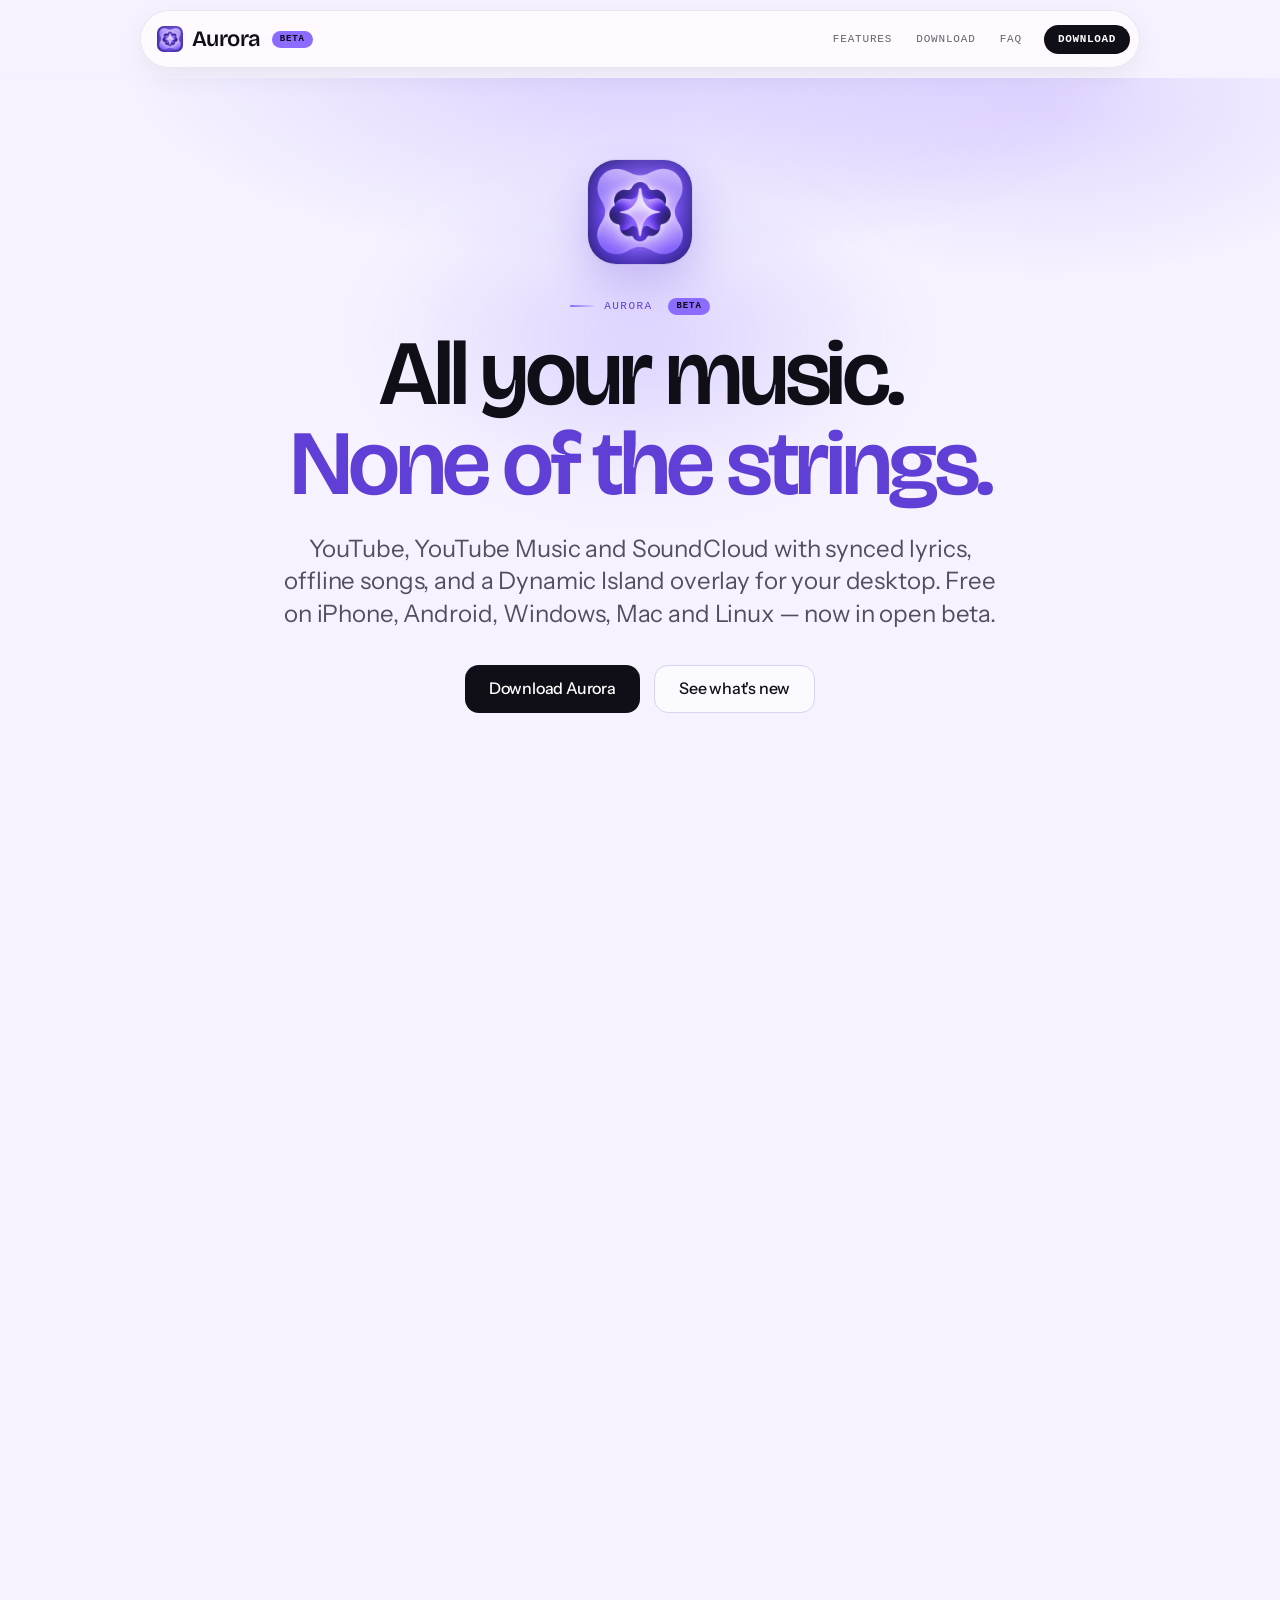
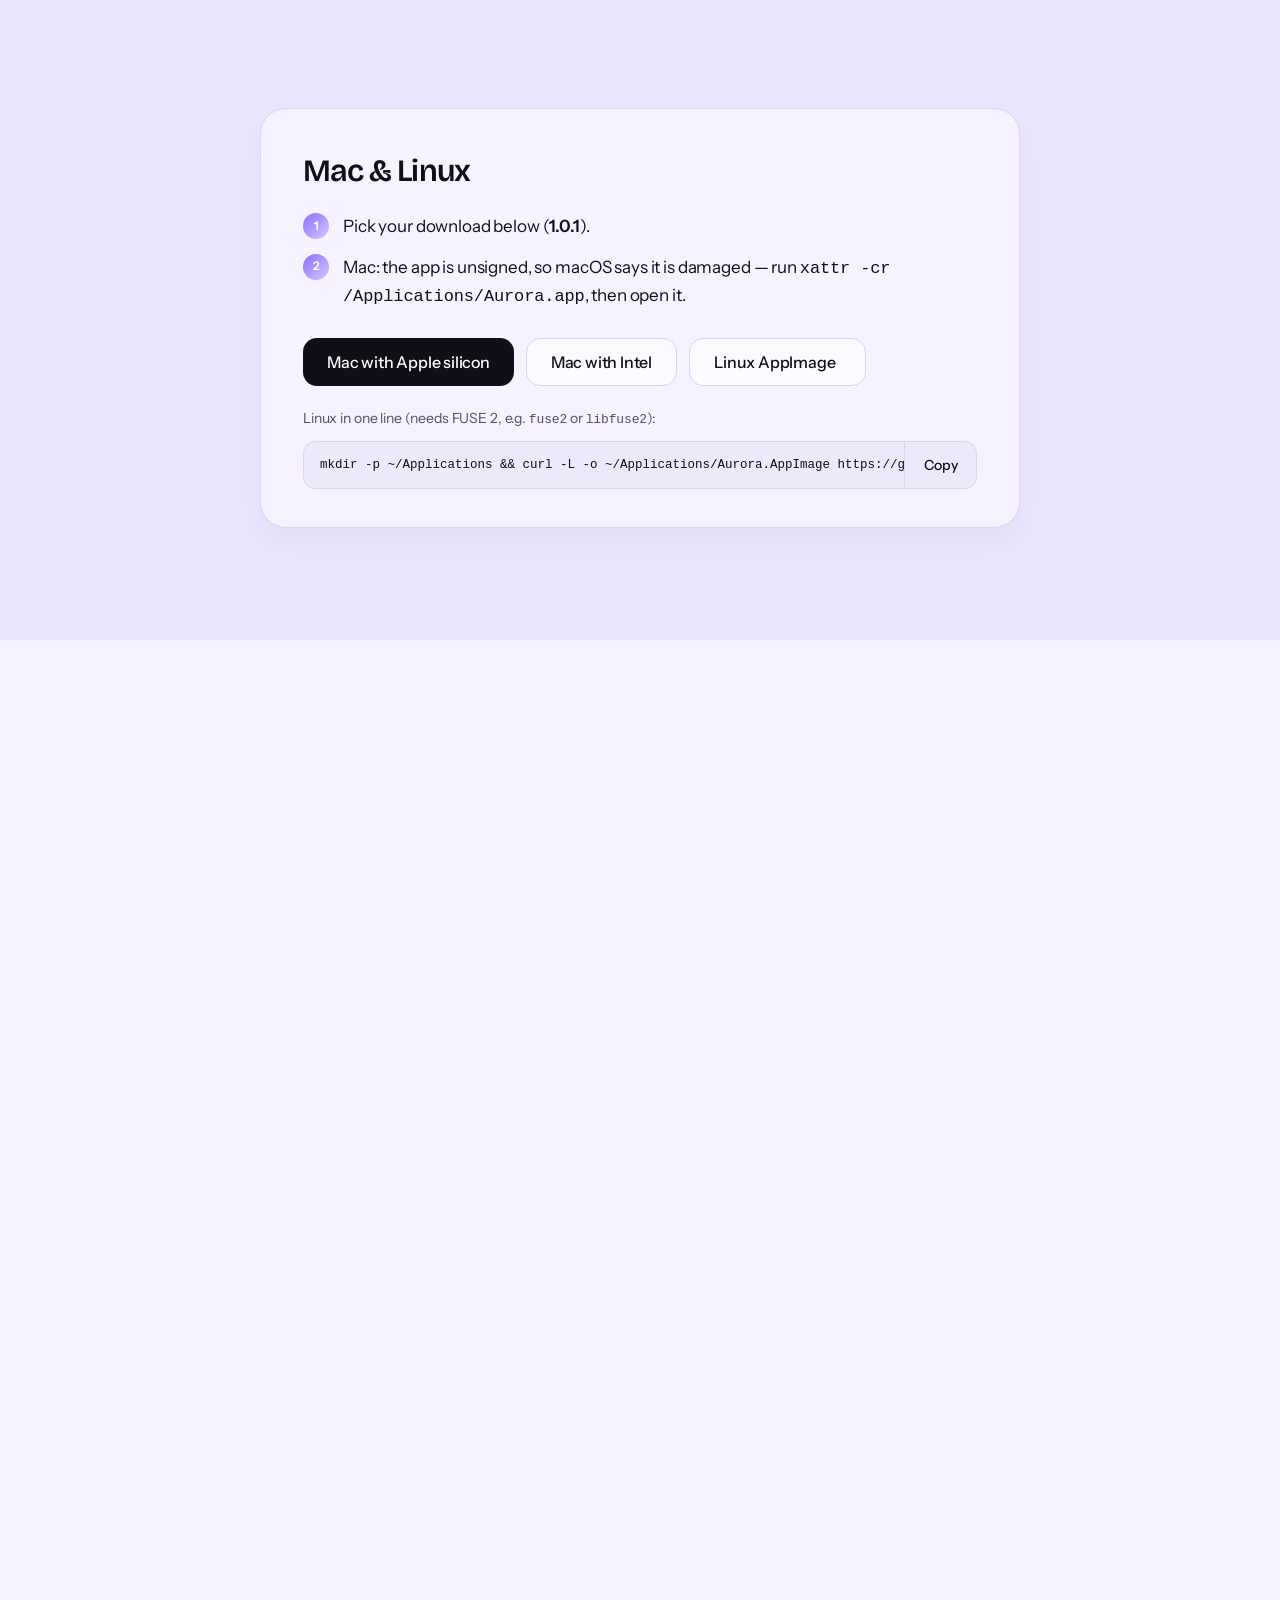
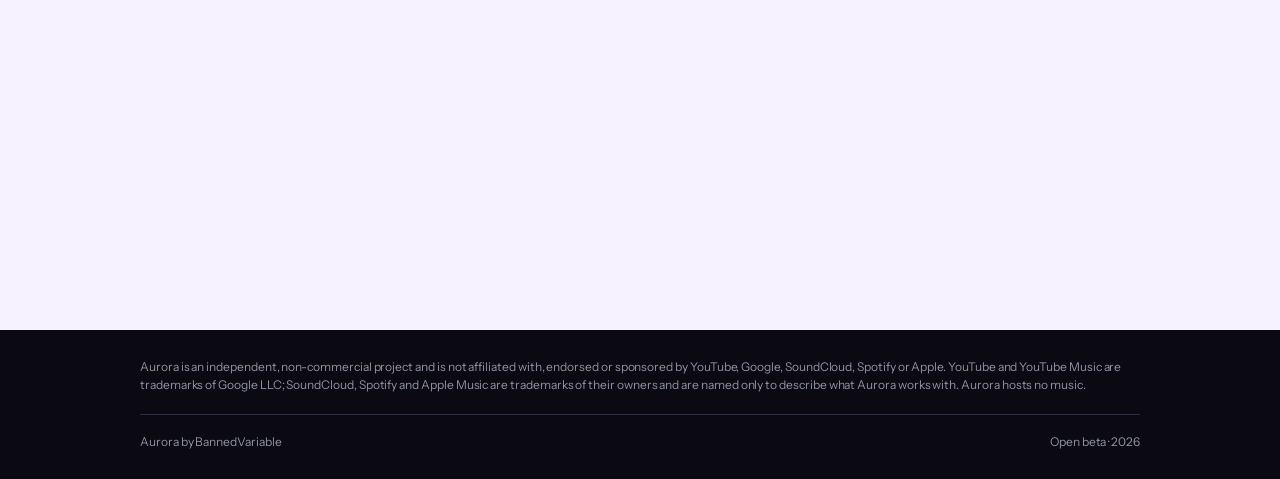
<file: index.html>
<!doctype html>
<html lang="en">
<head>
  <meta charset="utf-8">
  <meta name="viewport" content="width=device-width, initial-scale=1">
  <title>Aurora</title>
  <meta http-equiv="refresh" content="0; url=./aurora/">
  <link rel="canonical" href="./aurora/">
</head>
<body>
  <p><a href="./aurora/">Aurora</a></p>
</body>
</html>
</file>
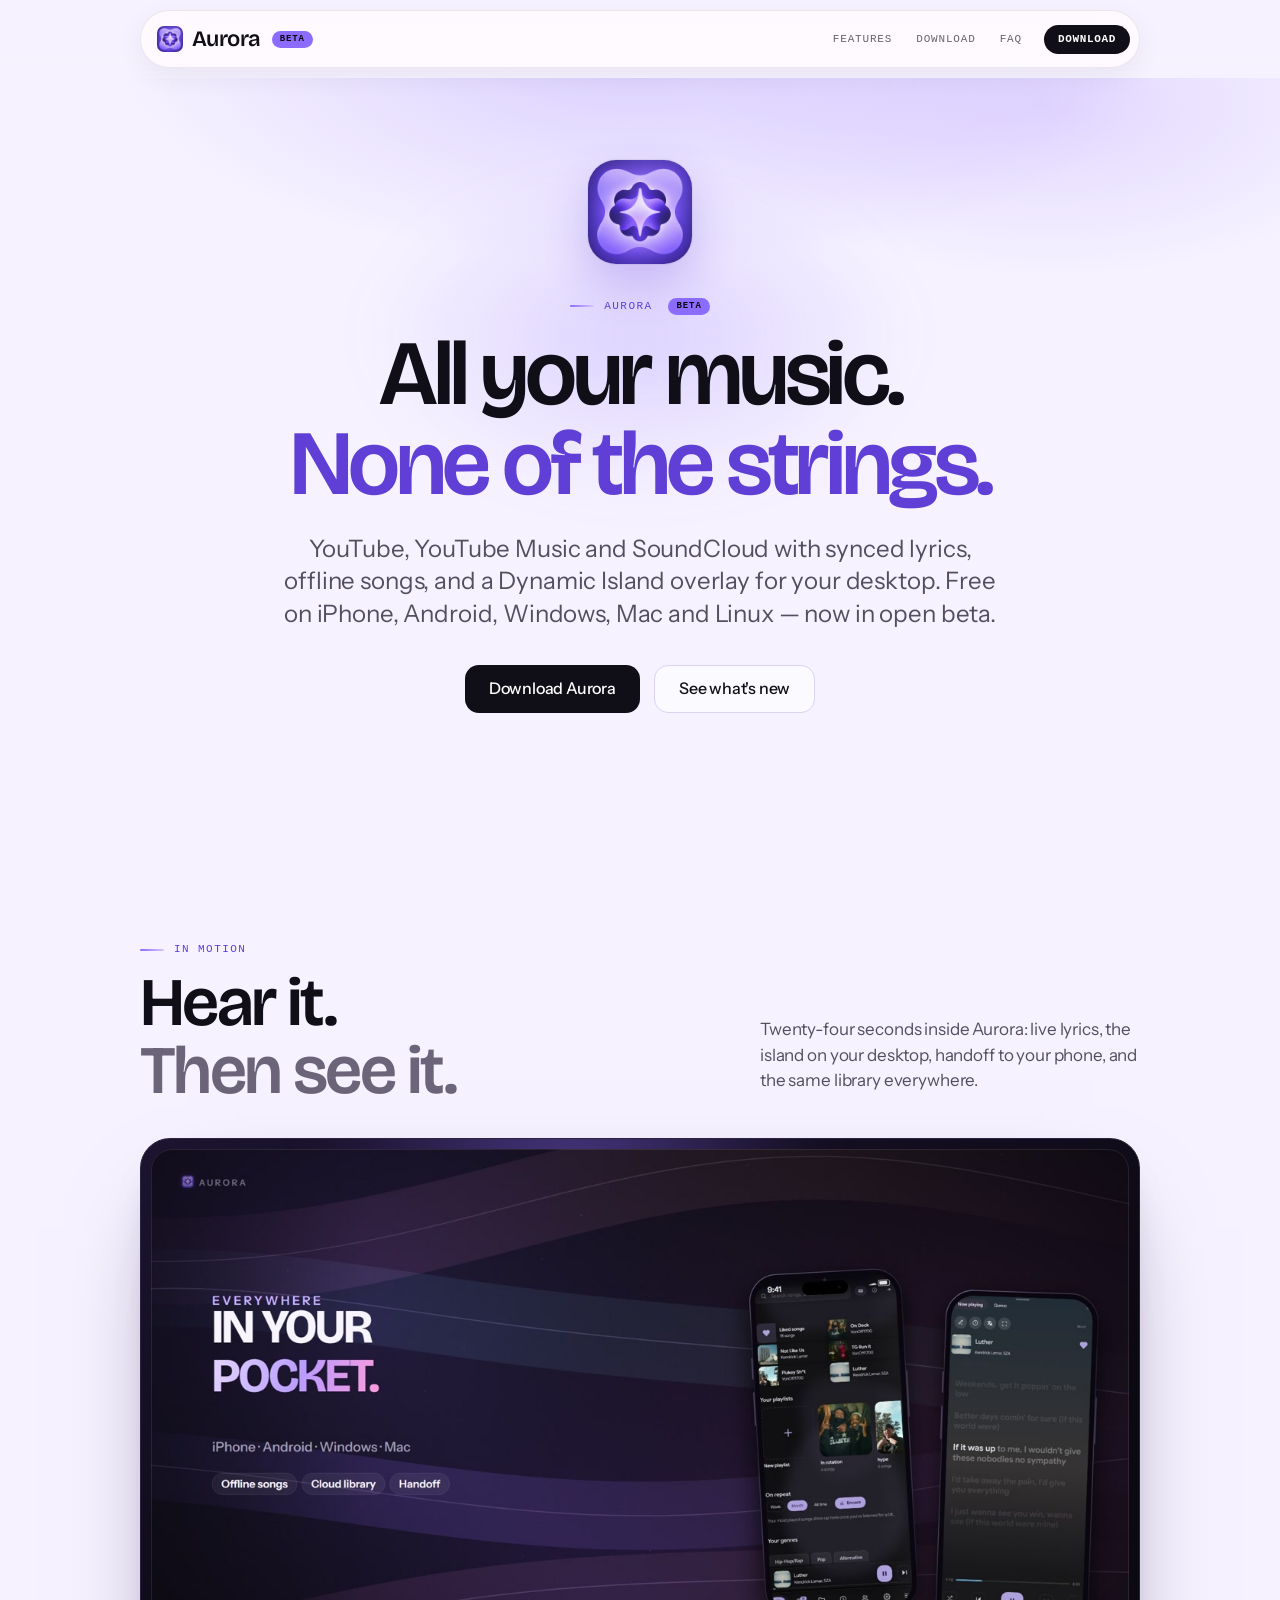
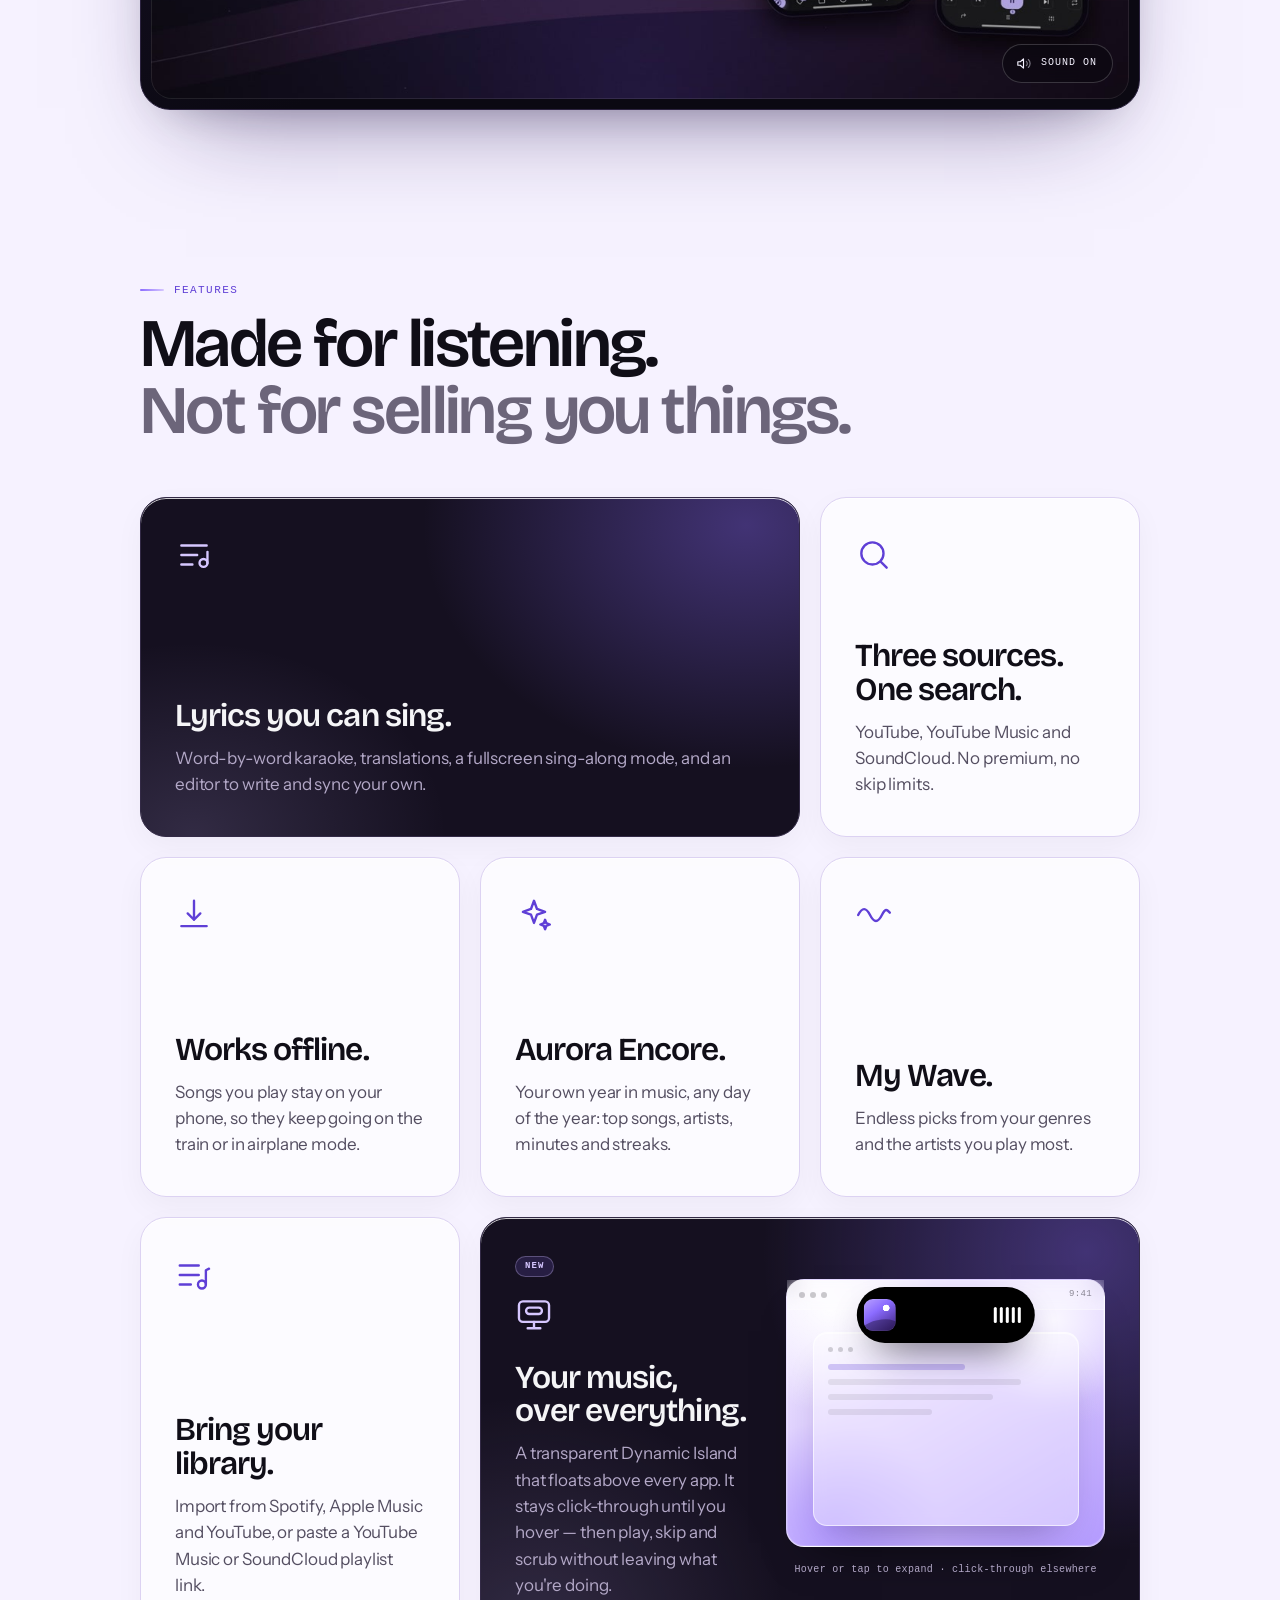
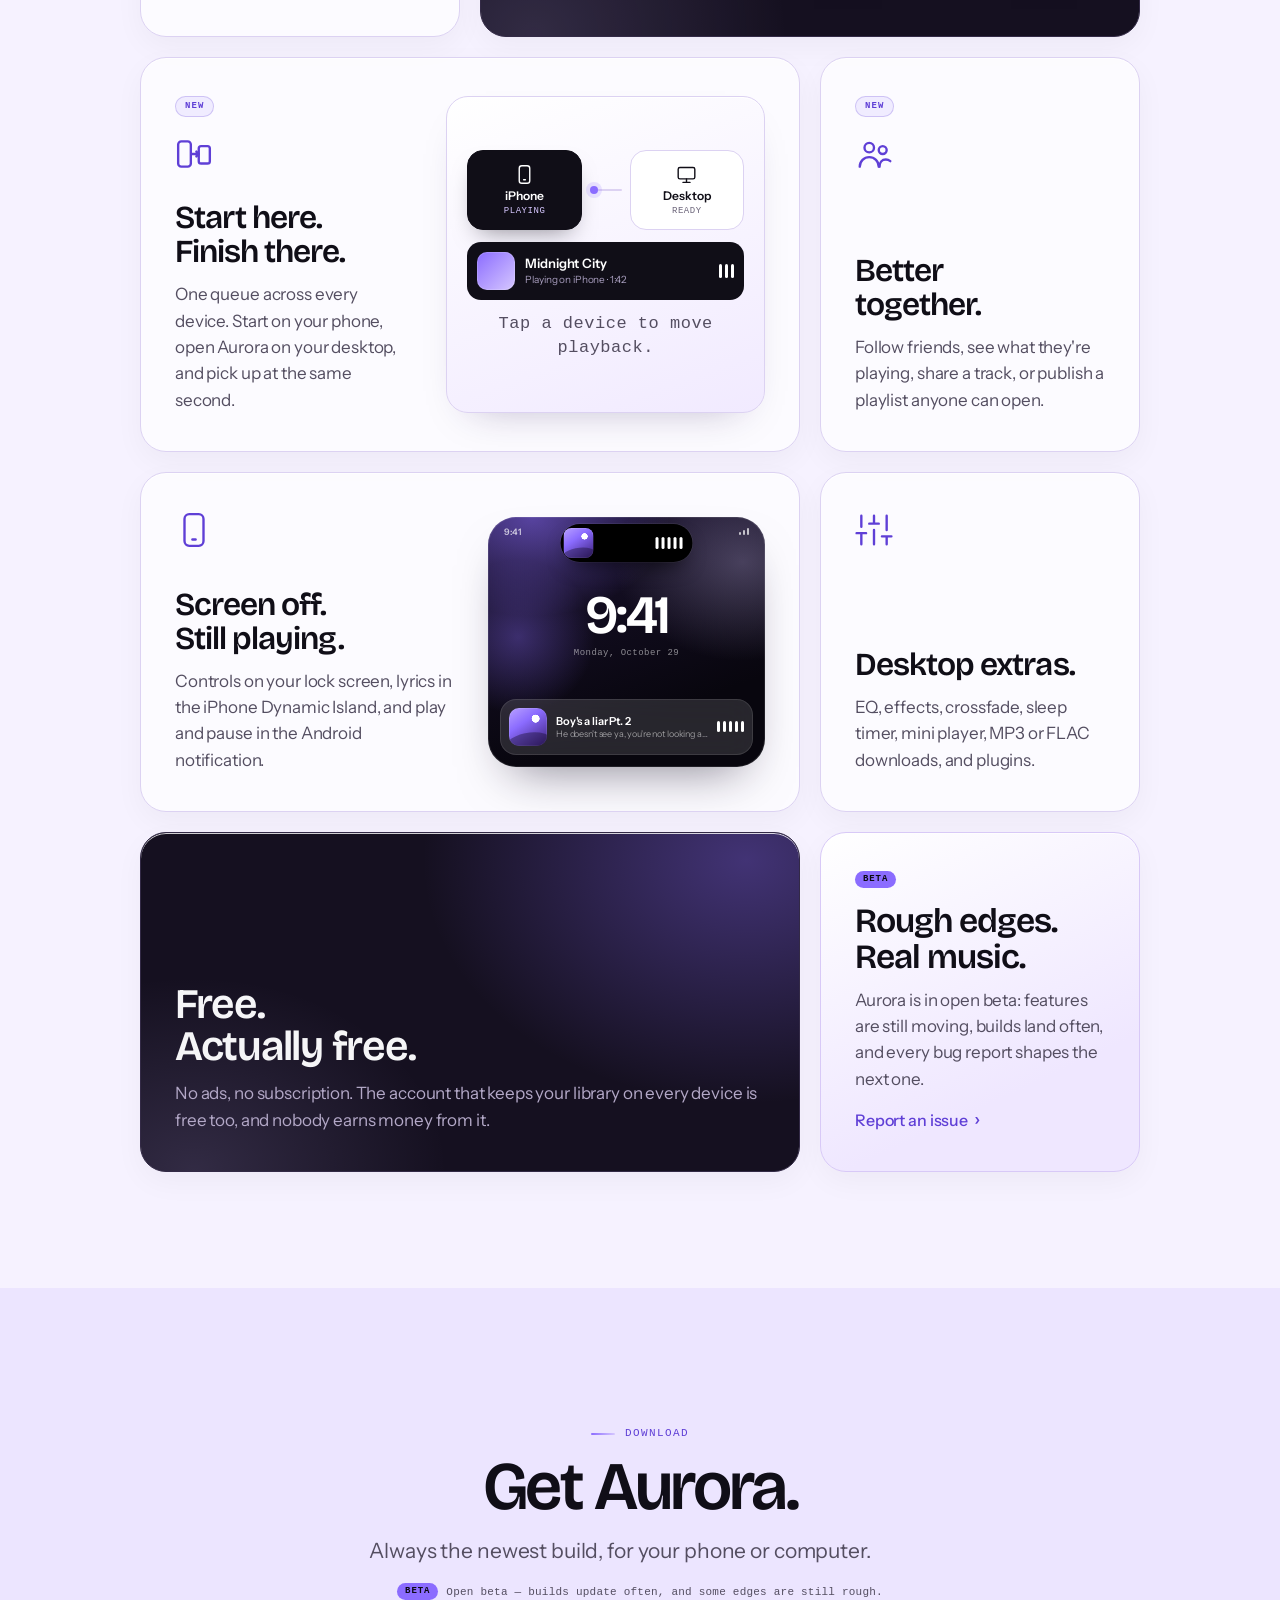
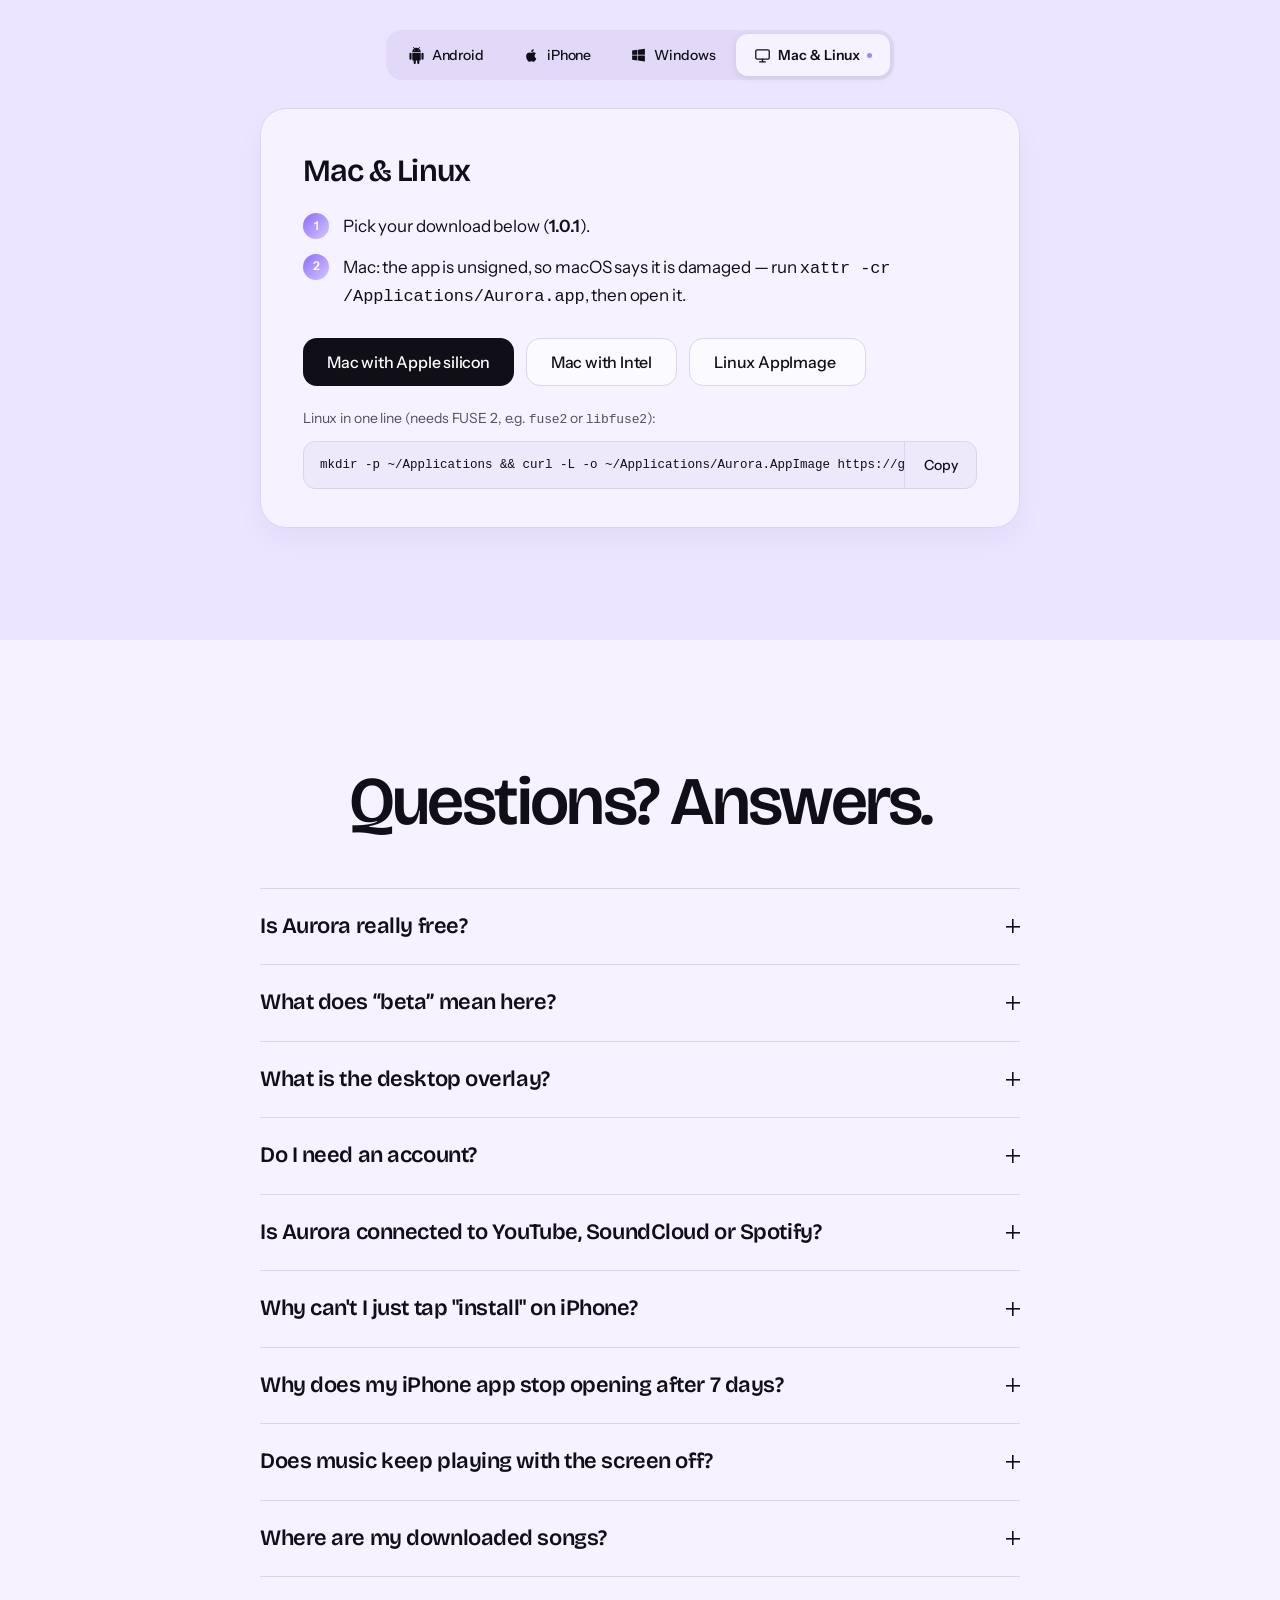
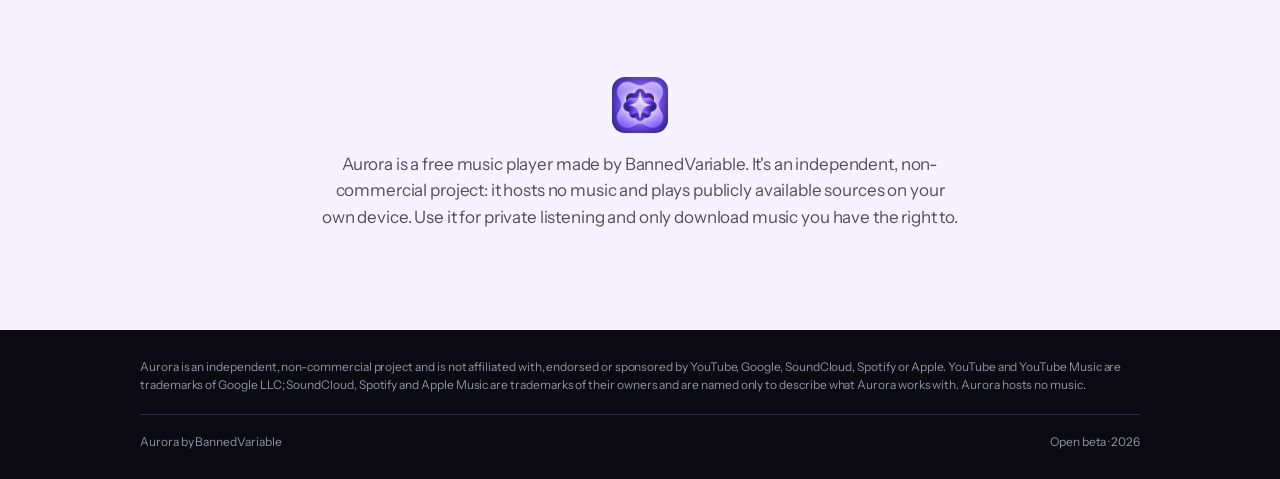
<file: aurora/index.html>
<!doctype html>
<html lang="en">
<head>
  <meta charset="utf-8">
  <meta name="viewport" content="width=device-width, initial-scale=1, viewport-fit=cover">
  <title>Aurora · free music player (beta)</title>
  <meta name="description" content="Aurora is a free, ad-free music player for iPhone, Android, Windows, Mac and Linux. Stream from YouTube, YouTube Music and SoundCloud, sing along with synced lyrics, keep songs offline, and control playback from a desktop overlay. Now in open beta.">
  <meta name="theme-color" content="#f6f2ff">
  <meta name="color-scheme" content="light">
  <meta property="og:title" content="Aurora · free music player (beta)">
  <meta property="og:description" content="No ads. No subscription. A free account keeps your library, playlists and lyrics on every device you sign in on. Now in open beta.">
  <meta property="og:image" content="https://bannedvariable.github.io/aurora/icon.png">
  <link rel="icon" href="icon.png">
  <link rel="apple-touch-icon" href="icon.png">
  <!-- Bricolage carries the headlines; Instrument Sans keeps the reading quiet -->
  <link rel="preconnect" href="https://fonts.googleapis.com">
  <link rel="preconnect" href="https://fonts.gstatic.com" crossorigin>
  <link href="https://fonts.googleapis.com/css2?family=Bricolage+Grotesque:opsz,wght@12..96,400..700&family=Instrument+Sans:wght@400;500;600&display=swap" rel="stylesheet">
  <link rel="stylesheet" href="style.css?v=8">
  <script>document.documentElement.classList.add('js');</script>
</head>
<body>
  <a class="skip" href="#main">Skip to content</a>

  <!-- the product bar: sticks to the top, frosted -->
  <nav class="nav" id="nav" aria-label="Aurora">
    <div class="nav-in">
      <a class="nav-brand" href="#top"><img src="icon.png" alt="" width="26" height="26"><span>Aurora</span><span class="beta-badge">Beta</span></a>
      <button class="nav-toggle" id="nav-toggle" type="button" aria-expanded="false" aria-controls="nav-links" aria-label="Menu">
        <svg viewBox="0 0 24 24" aria-hidden="true"><path d="m7 10 5 5 5-5"/></svg>
      </button>
      <div class="nav-links" id="nav-links">
        <a href="#features" data-sec="features">Features</a>
        <a href="#download" data-sec="download">Download</a>
        <a href="#faq" data-sec="faq">FAQ</a>
      </div>
      <a class="nav-get" id="np-get" href="#download">Download</a>
    </div>
  </nav>

  <main id="main">
    <!-- hero -->
    <header class="hero" id="top">
      <img class="hero-icon reveal" src="icon.png" alt="" width="112" height="112">
      <p class="eyebrow reveal">Aurora <span class="beta-badge">Beta</span></p>
      <h1 class="reveal">All your music.<br><span class="hero-accent">None of the strings.</span></h1>
      <p class="lede reveal">YouTube, YouTube Music and SoundCloud with synced lyrics, offline songs, and a Dynamic Island overlay for your desktop. Free on iPhone, Android, Windows, Mac and Linux — now in open beta.</p>
      <div class="ctas reveal">
        <a class="btn" id="main-dl" href="#download"><span id="main-dl-label">Download Aurora</span></a>
        <a class="btn outline" href="#features">See what's new</a>
      </div>
      <p class="fine reveal" id="build-info">Free · open beta · new builds every week</p>
    </header>

    <!-- a slow strip of the things that are new; it pauses when you hover it -->
    <div class="ticker reveal" aria-label="New in the Aurora beta">
      <div class="ticker-track">
        <div class="ticker-group">
          <span>New in beta</span><i aria-hidden="true"></i>
          <span>Dynamic Island overlay</span><i aria-hidden="true"></i>
          <span>Device handoff</span><i aria-hidden="true"></i>
          <span>Cloud library</span><i aria-hidden="true"></i>
          <span>Synced lyrics</span><i aria-hidden="true"></i>
          <span>Offline listening</span><i aria-hidden="true"></i>
        </div>
        <div class="ticker-group" aria-hidden="true">
          <span>New in beta</span><i></i>
          <span>Dynamic Island overlay</span><i></i>
          <span>Device handoff</span><i></i>
          <span>Cloud library</span><i></i>
          <span>Synced lyrics</span><i></i>
          <span>Offline listening</span><i></i>
        </div>
      </div>
    </div>

    <!-- the promo film -->
    <section class="promo" id="promo" aria-labelledby="promo-h">
      <div class="wrap">
        <div class="promo-head">
          <div>
            <p class="eyebrow reveal">In motion</p>
            <h2 class="h2 reveal" id="promo-h">Hear it.<br><span class="dim">Then see it.</span></h2>
          </div>
          <p class="promo-lede reveal">Twenty-four seconds inside Aurora: live lyrics, the island on your desktop, handoff to your phone, and the same library everywhere.</p>
        </div>
        <figure class="promo-frame reveal">
          <video id="promo-video" class="promo-video" autoplay muted loop playsinline preload="metadata" poster="aurora-promo-poster.jpg">
            <source src="aurora-promo.mp4" type="video/mp4">
            <p>Your browser can't play this video. <a href="aurora-promo.mp4">Download it instead</a>.</p>
          </video>
          <button class="promo-sound" id="promo-sound" type="button" aria-pressed="false" aria-label="Turn promo sound on">
            <svg viewBox="0 0 24 24" aria-hidden="true"><path d="M4 9.5h3.5L12 5.5v13L7.5 14.5H4z"/><path class="wave" d="M16 9a4 4 0 0 1 0 6M18.8 6.4a7.5 7.5 0 0 1 0 11.2"/></svg>
            <span>Sound on</span>
          </button>
          <figcaption class="sr">Aurora in twenty-four seconds: synced karaoke lyrics, the desktop island, device handoff, and the mobile app.</figcaption>
        </figure>
        <p class="fine promo-fine reveal">24 seconds &middot; made in Aurora</p>
      </div>
    </section>

    <!-- the live counter: a small pill you can open for the platform split -->
    <section class="live-stat reveal" id="count" aria-labelledby="count-label" hidden>
      <button class="live-stat-btn" id="count-toggle" type="button" aria-expanded="false" aria-controls="count-panel" aria-label="Downloads and counting — show downloads by platform">
        <span class="live-stat-dot" aria-hidden="true"><span class="pulse"></span></span>
        <span class="odo" id="odo" aria-hidden="true"><span class="odo-wait">—</span></span>
        <span class="live-stat-copy">
          <span class="live-stat-label" id="count-label">downloads and counting</span>
          <span class="live"><span id="live-text">Live</span></span>
        </span>
        <span class="live-stat-more" aria-hidden="true">By platform <svg viewBox="0 0 24 24"><path d="M6 9l6 6 6-6"/></svg></span>
      </button>
      <div class="live-panel" id="count-panel" hidden>
        <ol class="ranks" id="ranks" aria-label="Downloads per platform"></ol>
      </div>
      <p class="sr" id="count-sr" aria-live="polite"></p>
    </section>

    <!-- features -->
    <section class="features" id="features" aria-labelledby="features-h">
      <div class="wrap">
        <p class="eyebrow reveal">Features</p>
        <h2 class="h2 reveal" id="features-h">Made for listening.<br><span class="dim">Not for selling you things.</span></h2>

        <div class="bento">
          <article class="tile wide black reveal">
            <div class="tile-text">
              <svg class="glyph" viewBox="0 0 24 24" aria-hidden="true"><path d="M4 6h16M4 12h10M4 18h7"/><circle cx="18" cy="17" r="2.5"/><path d="M20.5 17V10"/></svg>
              <h3>Lyrics you can sing.</h3>
              <p>Word-by-word karaoke, translations, a fullscreen sing-along mode, and an editor to write and sync your own.</p>
            </div>
          </article>

          <article class="tile reveal">
            <svg class="glyph" viewBox="0 0 24 24" aria-hidden="true"><circle cx="11" cy="11" r="7"/><path d="m20 20-3.5-3.5"/></svg>
            <h3>Three sources.<br>One search.</h3>
            <p>YouTube, YouTube Music and SoundCloud. No premium, no skip limits.</p>
          </article>

          <article class="tile reveal">
            <svg class="glyph" viewBox="0 0 24 24" aria-hidden="true"><path d="M12 3v12m0 0-4-4m4 4 4-4M4 19h16"/></svg>
            <h3>Works offline.</h3>
            <p>Songs you play stay on your phone, so they keep going on the train or in airplane mode.</p>
          </article>

          <article class="tile reveal">
            <svg class="glyph" viewBox="0 0 24 24" aria-hidden="true"><path d="M12 3l1.9 5.2L19 10l-5.1 1.8L12 17l-1.9-5.2L5 10l5.1-1.8z"/><path d="M19 15l.8 2.2L22 18l-2.2.8L19 21l-.8-2.2L16 18l2.2-.8z"/></svg>
            <h3>Aurora Encore.</h3>
            <p>Your own year in music, any day of the year: top songs, artists, minutes and streaks.</p>
          </article>

          <article class="tile reveal">
            <svg class="glyph" viewBox="0 0 24 24" aria-hidden="true"><path d="M2 12c2.5-5 5-5 7.5 0s5 5 7.5 0 3.5-3 5-1.5"/></svg>
            <h3>My Wave.</h3>
            <p>Endless picks from your genres and the artists you play most.</p>
          </article>

          <article class="tile reveal">
            <svg class="glyph" viewBox="0 0 24 24" aria-hidden="true"><path d="M3 6h12M3 12h12M3 18h7"/><circle cx="17" cy="18" r="2.5"/><path d="M19.5 18V9l2-1"/></svg>
            <h3>Bring your library.</h3>
            <p>Import from Spotify, Apple Music and YouTube, or paste a YouTube Music or SoundCloud playlist link.</p>
          </article>

          <article class="tile wide black overlay-tile reveal">
            <div class="tile-text">
              <span class="new-tag">New</span>
              <svg class="glyph" viewBox="0 0 24 24" aria-hidden="true"><rect x="2.5" y="4" width="19" height="13" rx="2.5"/><path d="M8 21h8M12 17v4"/><rect x="7" y="8" width="10" height="4" rx="2"/></svg>
              <h3>Your music,<br>over everything.</h3>
              <p>A transparent Dynamic Island that floats above every app. It stays click-through until you hover — then play, skip and scrub without leaving what you're doing.</p>
            </div>
            <div class="overlay-demo" data-overlay-demo>
              <div class="od-screen" aria-hidden="true">
                <div class="od-menubar"><span class="od-dots"><i></i><i></i><i></i></span><span class="od-clock">9:41</span></div>
                <div class="od-window">
                  <div class="od-win-bar"><i></i><i></i><i></i></div>
                  <div class="od-win-lines"><i></i><i></i><i></i><i></i></div>
                </div>
              </div>
              <div class="od-island" data-od-island>
                <button class="od-compact" type="button" data-od-expand aria-expanded="false" aria-controls="od-expanded" aria-label="Expand the Dynamic Island overlay preview">
                  <span class="od-art" aria-hidden="true"></span>
                  <span class="od-wave" aria-hidden="true"><i></i><i></i><i></i><i></i><i></i></span>
                </button>
                <div class="od-expanded" id="od-expanded">
                  <div class="od-head">
                    <span class="od-art od-art-lg" aria-hidden="true"></span>
                    <span class="od-meta" aria-live="polite"><b data-od-title>Midnight City</b><small data-od-artist>M83</small></span>
                    <span class="od-wave" aria-hidden="true"><i></i><i></i><i></i><i></i><i></i></span>
                  </div>
                  <p class="od-lyric" data-od-lyric>Waiting for the night to come</p>
                  <div class="od-seek" aria-hidden="true"><span class="od-seek-track"><span class="od-seek-fill" data-od-fill></span></span></div>
                  <div class="od-times" aria-hidden="true"><span data-od-time>1:42</span><span data-od-left>-2:21</span></div>
                  <div class="od-controls">
                    <button class="od-btn" type="button" data-od-prev aria-label="Previous track"><svg viewBox="0 0 24 24" aria-hidden="true"><path d="M6 5h2v14H6zm12 0-9 7 9 7z"/></svg></button>
                    <button class="od-btn od-play" type="button" data-od-play aria-label="Pause"><svg class="i-pause" viewBox="0 0 24 24" aria-hidden="true"><path d="M7 5h4v14H7zm6 0h4v14h-4z"/></svg><svg class="i-play" viewBox="0 0 24 24" aria-hidden="true"><path d="M8 5v14l11-7z"/></svg></button>
                    <button class="od-btn" type="button" data-od-next aria-label="Next track"><svg viewBox="0 0 24 24" aria-hidden="true"><path d="M16 5h2v14h-2zM6 5l9 7-9 7z"/></svg></button>
                  </div>
                </div>
              </div>
              <p class="od-hint">Hover or tap to expand · click-through elsewhere</p>
            </div>
          </article>

          <article class="tile wide handoff reveal">
            <div class="tile-text">
              <span class="new-tag">New</span>
              <svg class="glyph" viewBox="0 0 24 24" aria-hidden="true"><rect x="2" y="4" width="8" height="16" rx="2"/><rect x="15" y="7" width="7" height="11" rx="1.5"/><path d="M11 12h4m0 0-1.5-1.5M15 12l-1.5 1.5"/></svg>
              <h3>Start here.<br>Finish there.</h3>
              <p>One queue across every device. Start on your phone, open Aurora on your desktop, and pick up at the same second.</p>
            </div>
            <div class="handoff-demo" data-handoff data-playing="phone">
              <div class="hd-devices" role="group" aria-label="Choose the device that plays">
                <button class="hd-device is-on" type="button" data-device="phone" aria-pressed="true">
                  <svg viewBox="0 0 24 24" aria-hidden="true"><rect x="6" y="2" width="12" height="20" rx="3"/><path d="M11 18h2"/></svg>
                  <span>iPhone</span><small>Playing</small>
                </button>
                <span class="hd-link" aria-hidden="true"><i></i></span>
                <button class="hd-device" type="button" data-device="desktop" aria-pressed="false">
                  <svg viewBox="0 0 24 24" aria-hidden="true"><rect x="2.5" y="4" width="19" height="13" rx="2"/><path d="M8 21h8M12 17v4"/></svg>
                  <span>Desktop</span><small>Ready</small>
                </button>
              </div>
              <div class="hd-now">
                <span class="hd-art" aria-hidden="true"></span>
                <span class="hd-meta"><b>Midnight City</b><small data-hd-status>Playing on iPhone · 1:42</small></span>
                <span class="bars" aria-hidden="true"><i></i><i></i><i></i></span>
              </div>
              <p class="hd-hint">Tap a device to move playback.</p>
            </div>
          </article>

          <article class="tile reveal">
            <span class="new-tag">New</span>
            <svg class="glyph" viewBox="0 0 24 24" aria-hidden="true"><circle cx="9" cy="8" r="3"/><path d="M3 20c0-3.3 2.7-6 6-6s6 2.7 6 6"/><circle cx="17.5" cy="9.5" r="2.5"/><path d="M15.5 20c0-2.6 1.5-4.5 4-4.5 1 0 2 .4 2.8 1"/></svg>
            <h3>Better<br>together.</h3>
            <p>Follow friends, see what they're playing, share a track, or publish a playlist anyone can open.</p>
          </article>

          <article class="tile wide reveal">
            <div class="tile-text">
              <svg class="glyph" viewBox="0 0 24 24" aria-hidden="true"><rect x="6" y="2" width="12" height="20" rx="3"/><path d="M11 18h2"/></svg>
              <h3>Screen off.<br>Still playing.</h3>
              <p>Controls on your lock screen, lyrics in the iPhone Dynamic Island, and play and pause in the Android notification.</p>
            </div>
            <div class="island" aria-hidden="true">
              <div class="island-screen">
                <div class="island-status"><span>9:41</span><span class="island-signal"><i></i><i></i><i></i></span></div>
                <div class="island-pill">
                  <span class="od-art"></span>
                  <span class="od-wave"><i></i><i></i><i></i><i></i><i></i></span>
                </div>
                <div class="island-clock">9:41</div>
                <div class="island-date">Monday, October 29</div>
                <div class="island-player">
                  <span class="od-art"></span>
                  <span class="island-copy"><b>Boy's a liar Pt. 2</b><small>He doesn't see ya, you're not looking at me</small></span>
                  <span class="od-wave"><i></i><i></i><i></i><i></i><i></i></span>
                </div>
              </div>
            </div>
          </article>

          <article class="tile reveal">
            <svg class="glyph" viewBox="0 0 24 24" aria-hidden="true"><path d="M4 21v-7M4 10V3M12 21v-9M12 8V3M20 21v-5M20 12V3M1 14h6M9 8h6M17 16h6"/></svg>
            <h3>Desktop extras.</h3>
            <p>EQ, effects, crossfade, sleep timer, mini player, MP3 or FLAC downloads, and plugins.</p>
          </article>

          <article class="tile wide black free reveal">
            <h3>Free.<br>Actually free.</h3>
            <p>No ads, no subscription. The account that keeps your library on every device is free too, and nobody earns money from it.</p>
          </article>

          <article class="tile beta reveal">
            <span class="beta-badge">Beta</span>
            <h3>Rough edges.<br>Real music.</h3>
            <p>Aurora is in open beta: features are still moving, builds land often, and every bug report shapes the next one.</p>
            <a class="more" href="https://github.com/BannedVariable/aurora/issues" target="_blank" rel="noopener">Report an issue</a>
          </article>
        </div>
      </div>
    </section>

    <!-- downloads -->
    <section class="download" id="download" aria-labelledby="dl-h">
      <div class="wrap narrow">
        <p class="eyebrow reveal">Download</p>
        <h2 class="h2 reveal" id="dl-h">Get Aurora.</h2>
        <p class="lede small reveal">Always the newest build, for your phone or computer.</p>
        <p class="beta-note reveal"><span class="beta-badge">Beta</span><span>Open beta — builds update often, and some edges are still rough.</span></p>

        <div class="segmented reveal" role="tablist" aria-label="Platform">
          <button role="tab" id="tab-android" aria-controls="panel-android" aria-selected="false" data-os="android" type="button"><svg viewBox="0 0 24 24" aria-hidden="true"><use href="#i-android"/></svg>Android</button>
          <button role="tab" id="tab-ios" aria-controls="panel-ios" aria-selected="false" data-os="ios" type="button"><svg viewBox="0 0 24 24" aria-hidden="true"><use href="#i-apple"/></svg>iPhone</button>
          <button role="tab" id="tab-windows" aria-controls="panel-windows" aria-selected="false" data-os="windows" type="button"><svg viewBox="0 0 24 24" aria-hidden="true"><use href="#i-windows"/></svg>Windows</button>
          <button role="tab" id="tab-desktop" aria-controls="panel-desktop" aria-selected="false" data-os="desktop" type="button"><svg viewBox="0 0 24 24" aria-hidden="true"><use href="#i-desktop"/></svg>Mac &amp; Linux</button>
        </div>

        <div class="card tabpanel" role="tabpanel" id="panel-android" aria-labelledby="tab-android" hidden>
          <div class="card-head"><h3>Android</h3><span class="n" data-count="android"></span></div>
          <ol class="steps"><li>Download <b>Aurora.apk</b> on your phone.</li><li>Open it. If Android asks, allow installs from your browser.</li><li>Tap <b>Install</b>. Updates install over it and keep your music.</li></ol>
          <div class="btns"><a class="btn" id="dl-android" data-dl="android" href="https://github.com/BannedVariable/BannedVariable.github.io/releases/download/android-latest/Aurora.apk">Download APK <small id="size-android"></small></a></div>
        </div>

        <div class="card tabpanel" role="tabpanel" id="panel-ios" aria-labelledby="tab-ios" hidden>
          <div class="card-head"><h3>iPhone</h3><span class="n" data-count="ios"></span></div>
          <ol class="steps"><li>Install <a href="https://sidestore.io">SideStore</a> once (needs a computer one time).</li><li>Tap <b>Add to SideStore</b>. Aurora installs and keeps itself updated.</li></ol>
          <div class="btns">
            <a class="btn" id="dl-sidestore" data-dl="ios" href="#">Add to SideStore</a>
            <a class="btn outline" id="dl-ipa" data-dl="ios" href="https://github.com/BannedVariable/BannedVariable.github.io/releases/download/ios-latest/Aurora.ipa">Download .ipa <small id="size-ios"></small></a>
          </div>
          <div class="btns signed-row" id="signed-row" hidden>
            <a class="btn" id="dl-signed" data-dl="ios" href="#">Try with certificate</a>
            <a class="btn outline" id="dl-signed-sidestore" data-dl="ios" href="#" hidden>Try in SideStore</a>
          </div>
          <p class="note signed-note" id="signed-note" hidden></p>
          <p class="note">No SideStore? Install the .ipa with <a href="https://sideloadly.io">Sideloadly</a> from your computer. iPhones only run signed apps, so one of these is needed.</p>
        </div>

        <div class="card tabpanel" role="tabpanel" id="panel-windows" aria-labelledby="tab-windows" hidden>
          <div class="card-head"><h3>Windows</h3><span class="n" data-count="windows"></span></div>
          <ol class="steps"><li>Download <b>Aurora.exe</b> and run the installer.</li><li>If SmartScreen appears: <b>More info → Run anyway</b>. It installs for your user; no administrator needed.</li></ol>
          <div class="btns"><a class="btn" id="dl-windows" data-dl="windows" href="https://github.com/BannedVariable/BannedVariable.github.io/releases/download/windows-latest/Aurora.exe">Download for Windows <small id="size-windows"></small></a></div>
        </div>

        <div class="card tabpanel" role="tabpanel" id="panel-desktop" aria-labelledby="tab-desktop" hidden>
          <div class="card-head"><h3>Mac &amp; Linux</h3><span class="n" data-count="desktop"></span></div>
          <ol class="steps"><li>Pick your download below (<b id="rel-version">1.0.1</b>).</li><li>Mac: the app is unsigned, so macOS says it is damaged — run <code>xattr -cr /Applications/Aurora.app</code>, then open it.</li></ol>
          <div class="btns">
            <a class="btn" id="dl-mac-arm" data-dl="mac" href="https://github.com/BannedVariable/BannedVariable.github.io/releases/download/v1.0.1/Aurora-1.0.1-mac-arm64.dmg">Mac with Apple silicon</a>
            <a class="btn outline" id="dl-mac-x64" data-dl="mac" href="https://github.com/BannedVariable/BannedVariable.github.io/releases/download/v1.0.1/Aurora-1.0.1-mac-x64.dmg">Mac with Intel</a>
            <a class="btn outline" id="dl-linux" data-dl="linux" href="https://github.com/BannedVariable/BannedVariable.github.io/releases/download/v1.0.1/aurora-1.0.1-linux-x86_64.AppImage">Linux AppImage <small id="size-linux"></small></a>
          </div>
          <p class="note">Linux in one line (needs FUSE 2, e.g. <code>fuse2</code> or <code>libfuse2</code>):</p>
          <div class="copy"><code id="linux-line">mkdir -p ~/Applications && curl -L -o ~/Applications/Aurora.AppImage https://github.com/BannedVariable/BannedVariable.github.io/releases/download/v1.0.1/aurora-1.0.1-linux-x86_64.AppImage && chmod +x ~/Applications/Aurora.AppImage && ~/Applications/Aurora.AppImage</code><button type="button" data-copy="linux-line">Copy</button></div>
        </div>

      </div>
    </section>

    <!-- FAQ and about -->
    <section class="faq" id="faq" aria-labelledby="faq-h">
      <div class="wrap narrow">
        <h2 class="h2 reveal" id="faq-h">Questions? Answers.</h2>
        <div class="acc reveal">
          <details><summary>Is Aurora really free?</summary><p>Yes. No ads, no subscription. The account is free too: it keeps your playlists, favorites and settings on every phone and computer you sign in on.</p></details>
          <details><summary>What does “beta” mean here?</summary><p>Aurora is usable every day, but features are still moving and a few edges are rough. Builds update often; if something breaks, <a href="https://github.com/BannedVariable/aurora/issues" target="_blank" rel="noopener">report it on GitHub</a> and it shapes the next build.</p></details>
          <details><summary>What is the desktop overlay?</summary><p>A transparent Dynamic Island that floats above your other windows. It appears while music plays; the rest of the time it is click-through, so it never blocks what you're doing. Hover it for play, skip and lyrics.</p></details>
          <details><summary>Do I need an account?</summary><p>Yes, a free one. It is how Aurora knows which library is yours, so signing in on a second device brings your songs with you and both devices appear in the player, ready to hand playback over.</p></details>
          <details><summary>Is Aurora connected to YouTube, SoundCloud or Spotify?</summary><p>No. Aurora is an independent, non-commercial player and hosts no music; it plays publicly available sources on your own device. Use it for private listening and only download music you have the right to.</p></details>
          <details><summary>Why can't I just tap "install" on iPhone?</summary><p>iOS only runs apps signed with a certificate from Apple. The lasting route is SideStore or Sideloadly, which sign Aurora with your own Apple ID. When a signed beta build is available, its buttons appear above. The direct install uses a third-party certificate, so it can stop opening if that certificate is revoked; the SideStore route re-signs the same build with your own Apple ID instead. Use them to try the beta, then move to SideStore or Sideloadly for something that keeps working.</p></details>
          <details><summary>Why does my iPhone app stop opening after 7 days?</summary><p>Apps signed with a free Apple ID expire after 7 days. SideStore refreshes them automatically on your phone; with Sideloadly, just install again.</p></details>
          <details><summary>Does music keep playing with the screen off?</summary><p>Yes, on iPhone and Android, with play, pause and skip on the lock screen.</p></details>
          <details><summary>Where are my downloaded songs?</summary><p>Inside Aurora (Library → Offline). On iPhone they're also in the Files app under Aurora. On Android, downloads are also saved to Music/Aurora.</p></details>
        </div>

        <div class="about reveal">
          <img src="icon.png" alt="" width="56" height="56">
          <p>Aurora is a free music player made by BannedVariable. It's an independent, non-commercial project: it hosts no music and plays publicly available sources on your own device. Use it for private listening and only download music you have the right to.</p>
        </div>
      </div>
    </section>
  </main>

  <footer class="foot">
    <div class="wrap">
      <p class="disclaimer">Aurora is an independent, non-commercial project and is not affiliated with, endorsed or sponsored by YouTube, Google, SoundCloud, Spotify or Apple. YouTube and YouTube Music are trademarks of Google LLC; SoundCloud, Spotify and Apple Music are trademarks of their owners and are named only to describe what Aurora works with. Aurora hosts no music.</p>
      <div class="foot-row">
        <span>Aurora by BannedVariable</span>
        <span>Open beta · 2026</span>
      </div>
    </div>
  </footer>

  <!-- icons -->
  <svg width="0" height="0" style="position:absolute" aria-hidden="true">
    <symbol id="i-android" viewBox="0 0 24 24"><path fill="currentColor" d="M6 18c0 .55.45 1 1 1h1v3.5a1.5 1.5 0 0 0 3 0V19h2v3.5a1.5 1.5 0 0 0 3 0V19h1c.55 0 1-.45 1-1V8H6v10zM3.5 8A1.5 1.5 0 0 0 2 9.5v7a1.5 1.5 0 0 0 3 0v-7A1.5 1.5 0 0 0 3.5 8zm17 0A1.5 1.5 0 0 0 19 9.5v7a1.5 1.5 0 0 0 3 0v-7A1.5 1.5 0 0 0 20.5 8zm-4.97-5.84 1.3-1.3a.5.5 0 1 0-.71-.71l-1.48 1.48A5.84 5.84 0 0 0 12 1c-.96 0-1.86.23-2.66.63L7.85.15a.5.5 0 1 0-.71.71l1.31 1.31A5.97 5.97 0 0 0 6 7h12a5.97 5.97 0 0 0-2.47-4.84zM10 5H9V4h1v1zm5 0h-1V4h1v1z"/></symbol>
    <symbol id="i-apple" viewBox="0 0 24 24"><path fill="currentColor" d="M16.37 12.6c-.02-2.2 1.8-3.26 1.88-3.31a4.05 4.05 0 0 0-3.2-1.73c-1.36-.14-2.66.8-3.35.8-.7 0-1.76-.78-2.9-.76a4.3 4.3 0 0 0-3.62 2.2c-1.55 2.68-.4 6.65 1.11 8.83.74 1.06 1.62 2.26 2.77 2.22 1.11-.04 1.53-.72 2.88-.72 1.34 0 1.72.72 2.9.7 1.2-.02 1.96-1.08 2.69-2.15a9.6 9.6 0 0 0 1.22-2.5 3.9 3.9 0 0 1-2.38-3.58zM14.15 6.13A3.9 3.9 0 0 0 15.07 3a3.97 3.97 0 0 0-2.57 1.33 3.7 3.7 0 0 0-.94 2.98 3.28 3.28 0 0 0 2.59-1.18z"/></symbol>
    <symbol id="i-windows" viewBox="0 0 24 24"><path fill="currentColor" d="M3 5.1 10.4 4v7.1H3zM11.3 3.9 21 2.5v8.6h-9.7zM3 12h7.4v7.1L3 18zm8.3 0H21v8.6l-9.7-1.4z"/></symbol>
    <symbol id="i-desktop" viewBox="0 0 24 24"><g fill="none" stroke="currentColor" stroke-width="1.8" stroke-linecap="round"><rect x="2.5" y="4" width="19" height="13" rx="2"/><path d="M8 21h8M12 17v4"/></g></symbol>
  </svg>

  <script src="app.js?v=9"></script>
</body>
</html>
</file>
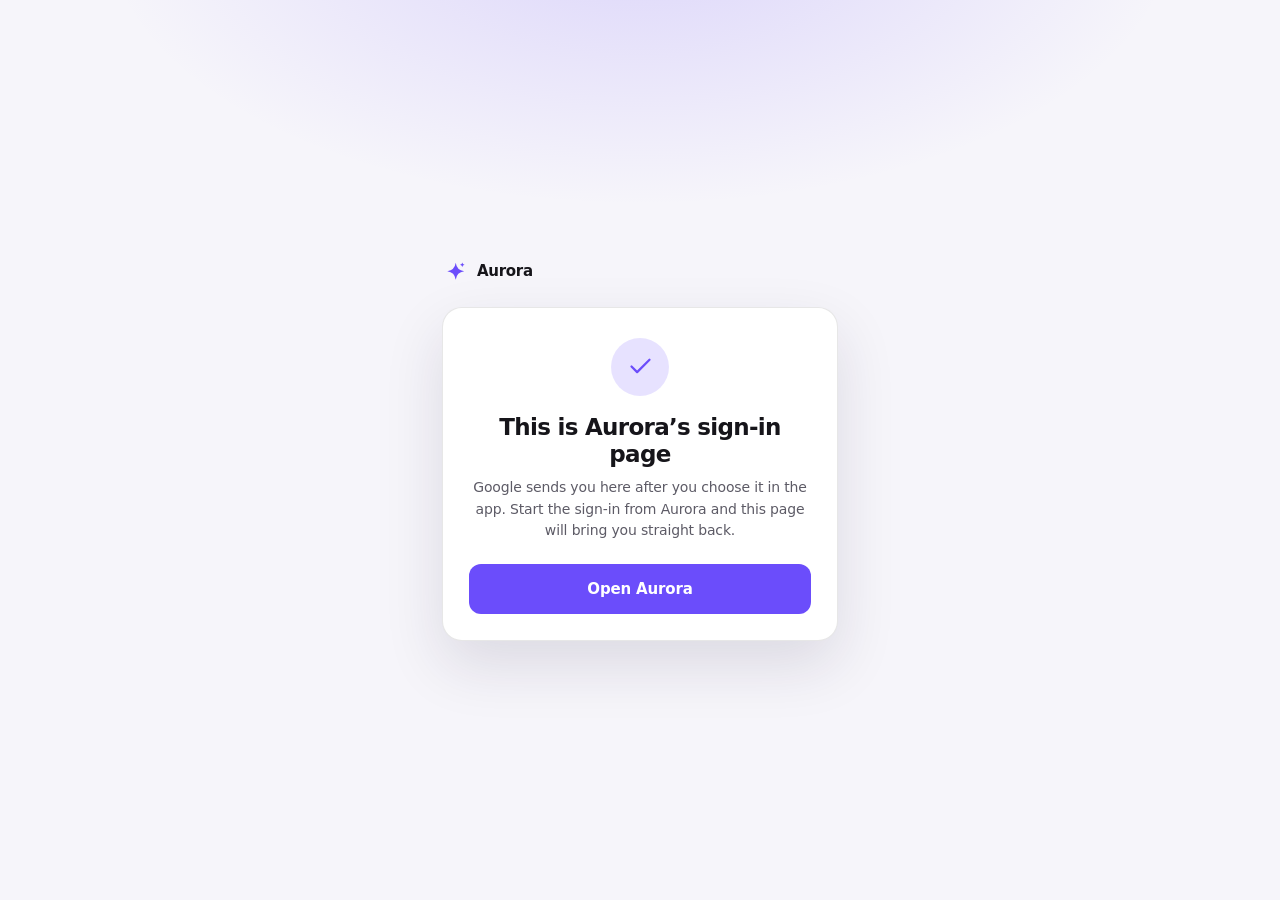
<file: aurora/auth.html>
<!doctype html>
<html lang="en">
<head>
  <meta charset="utf-8">
  <meta name="viewport" content="width=device-width, initial-scale=1, viewport-fit=cover">
  <title>Aurora · finishing sign-in</title>
  <meta name="robots" content="noindex, nofollow">
  <meta name="referrer" content="no-referrer">
  <meta name="theme-color" content="#0d0e0f" media="(prefers-color-scheme: dark)">
  <meta name="theme-color" content="#f6f5fa" media="(prefers-color-scheme: light)">
  <link rel="icon" href="icon.png">
  <!--
    The return address for Google sign-in.

    Supabase sends the browser here with ?code=…; this page turns that into an aurora:// link, which
    is the only way a normal browser can hand a sign-in back to a desktop or phone app. Nothing is
    stored and nothing is sent anywhere: the code is exchanged by the app itself, and only with the
    PKCE verifier it generated before the browser ever opened.

    Setup, once:
      1. Supabase → Authentication → URL Configuration → Redirect URLs:
           https://bannedvariable.github.io/aurora/auth.html
      2. Google Cloud → Credentials → your OAuth client → Authorized redirect URIs:
           https://bxmeboourjndlxkbqaic.supabase.co/auth/v1/callback
      3. Keep this file at site/auth.html. The app repository is private, so this folder is mirrored to
         BannedVariable/BannedVariable.github.io (aurora/auth.html) and published by GitHub Pages there.
  -->
  <style>
    :root {
      color-scheme: light dark;
      --bg: #f6f5fa;
      --card: #ffffff;
      --fg: #16151a;
      --muted: #5d5b66;
      --line: rgba(22, 21, 26, 0.10);
      --primary: #6b4dfb;
      --on-primary: #ffffff;
      --glow: rgba(107, 77, 251, 0.19);
      --shadow: 0 24px 60px rgba(30, 25, 60, 0.12);
      --font: -apple-system, BlinkMacSystemFont, "SF Pro Text", "Segoe UI Variable Text", "Helvetica Neue", system-ui, sans-serif;
    }
    @media (prefers-color-scheme: dark) {
      :root {
        --bg: #0d0e0f;
        --card: #17181b;
        --fg: #f2f0f7;
        --muted: #a5a2af;
        --line: rgba(255, 255, 255, 0.11);
        --primary: #d0bcff;
        --on-primary: #22163d;
        --glow: rgba(208, 188, 255, 0.16);
        --shadow: 0 30px 80px rgba(0, 0, 0, 0.55);
      }
    }
    * { box-sizing: border-box; }
    html, body { height: 100%; }
    body {
      margin: 0;
      display: grid;
      place-items: center;
      padding: 28px 20px calc(28px + env(safe-area-inset-bottom, 0px));
      background:
        radial-gradient(60% 44% at 50% -8%, var(--glow), transparent 70%),
        var(--bg);
      color: var(--fg);
      font-family: var(--font);
      -webkit-font-smoothing: antialiased;
      letter-spacing: -0.01em;
    }
    .wrap { width: min(396px, 100%); }
    .brand {
      display: flex;
      align-items: center;
      gap: 9px;
      margin: 0 0 24px 2px;
      font-size: 15px;
      font-weight: 650;
      letter-spacing: -0.02em;
    }
    .brand svg { width: 24px; height: 24px; fill: var(--primary); }
    .card {
      padding: 30px 26px 26px;
      border: 1px solid var(--line);
      border-radius: 20px;
      background: var(--card);
      box-shadow: var(--shadow);
      text-align: center;
    }
    .badge {
      width: 58px;
      height: 58px;
      margin: 0 auto 18px;
      display: flex;
      align-items: center;
      justify-content: center;
      border-radius: 50%;
      background: color-mix(in srgb, var(--primary) 16%, transparent);
      color: var(--primary);
    }
    .badge svg { width: 27px; height: 27px; fill: none; stroke: currentColor; stroke-width: 2; stroke-linecap: round; stroke-linejoin: round; }
    .badge .spin { animation: spin 900ms linear infinite; transform-origin: 50% 50%; }
    @keyframes spin { to { transform: rotate(360deg); } }
    h1 {
      margin: 0 0 8px;
      font-size: 23px;
      line-height: 1.2;
      font-weight: 700;
      letter-spacing: -0.03em;
    }
    p {
      margin: 0;
      font-size: 14px;
      line-height: 1.55;
      color: var(--muted);
    }
    p + p { margin-top: 10px; }
    .error-text {
      margin: 14px 0 0;
      padding: 11px 13px;
      border-radius: 10px;
      border: 1px solid var(--line);
      background: color-mix(in srgb, var(--fg) 4%, transparent);
      font-size: 12.5px;
      line-height: 1.5;
      color: var(--muted);
      overflow-wrap: anywhere;
      text-align: left;
    }
    .action {
      display: flex;
      align-items: center;
      justify-content: center;
      width: 100%;
      min-height: 50px;
      margin-top: 22px;
      padding: 0 18px;
      border: none;
      border-radius: 12px;
      background: var(--primary);
      color: var(--on-primary);
      font: inherit;
      font-size: 15px;
      font-weight: 600;
      text-decoration: none;
      cursor: pointer;
      transition: transform 120ms ease, opacity 120ms ease;
    }
    .action:hover { opacity: 0.92; }
    .action:active { transform: scale(0.985); }
    .action:focus-visible { outline: 2px solid var(--primary); outline-offset: 3px; }
    .hint {
      margin: 16px 0 0;
      font-size: 12px;
      line-height: 1.5;
      color: var(--muted);
      text-align: center;
    }
    .hidden { display: none !important; }
  </style>
</head>
<body>
  <main class="wrap">
    <div class="brand">
      <svg viewBox="0 0 1024 1024" aria-hidden="true"><path d="M500,160Q543.2,476.8 860,520Q543.2,563.2 500,880Q456.8,563.2 140,520Q456.8,476.8 500,160Z"/><path d="M780,154Q791.5,238.5 876,250Q791.5,261.5 780,346Q768.5,261.5 684,250Q768.5,238.5 780,154Z"/></svg>
      <span>Aurora</span>
    </div>

    <section class="card" aria-live="polite">
      <div class="badge" id="badge"></div>
      <h1 id="title">Finishing sign-in</h1>
      <p id="body">Taking you back to Aurora…</p>
      <p class="error-text hidden" id="detail"></p>
      <a class="action hidden" id="open" href="aurora://">Open Aurora</a>
      <p class="hint hidden" id="hint">Aurora didn’t open on its own. Use the button above, then you can close this tab.</p>
    </section>
  </main>

  <script>
    (function () {
      var params = new URLSearchParams(location.search);
      var hash = new URLSearchParams(location.hash.replace(/^#/, ''));
      var code = params.get('code') || hash.get('code') || '';
      var error = params.get('error_description') || hash.get('error_description') ||
        params.get('error') || hash.get('error') || '';

      var badge = document.getElementById('badge');
      var title = document.getElementById('title');
      var body = document.getElementById('body');
      var detail = document.getElementById('detail');
      var open = document.getElementById('open');
      var hint = document.getElementById('hint');

      var SPINNER = '<svg viewBox="0 0 24 24" aria-hidden="true"><path class="spin" d="M12 3a9 9 0 1 0 9 9" /></svg>';
      var CHECK = '<svg viewBox="0 0 24 24" aria-hidden="true"><path d="M20 6 9 17l-5-5"/></svg>';
      var ALERT = '<svg viewBox="0 0 24 24" aria-hidden="true"><path d="M12 8v5"/><path d="M12 16.5v.01"/><path d="M10.3 3.9 2.4 17.4A2 2 0 0 0 4.1 20.4h15.8a2 2 0 0 0 1.7-3L13.7 3.9a2 2 0 0 0-3.4 0Z"/></svg>';

      function handoffLink() {
        var q = new URLSearchParams();
        if (code) q.set('code', code);
        if (error) q.set('error', error);
        return 'aurora://auth?' + q.toString();
      }

      // nothing to hand over: this page was opened by hand
      if (!code && !error) {
        badge.innerHTML = CHECK;
        title.textContent = 'This is Aurora’s sign-in page';
        body.textContent = 'Google sends you here after you choose it in the app. Start the sign-in from Aurora and this page will bring you straight back.';
        open.href = 'aurora://';
        open.textContent = 'Open Aurora';
        open.classList.remove('hidden');
        hint.classList.add('hidden');
        return;
      }

      if (error) {
        badge.innerHTML = ALERT;
        title.textContent = 'Sign-in didn’t finish';
        body.textContent = 'Aurora didn’t get an account from Google. Close this tab and try again from the app.';
        detail.textContent = error;
        detail.classList.remove('hidden');
        open.href = 'aurora://';
        open.textContent = 'Back to Aurora';
        open.classList.remove('hidden');
        return;
      }

      // the code is here: try to hand it to the app, and leave the button in case the browser
      // blocks the automatic jump (Safari in particular needs the tap)
      badge.innerHTML = SPINNER;
      title.textContent = 'Returning to Aurora';
      body.textContent = 'This only takes a second.';
      open.href = handoffLink();
      open.textContent = 'Open Aurora';
      try { location.replace(handoffLink()); } catch (e) { /* the button below is the fallback */ }
      setTimeout(function () {
        open.classList.remove('hidden');
        hint.classList.remove('hidden');
        body.textContent = 'Your sign-in is ready in the app.';
      }, 1400);
    })();
  </script>
</body>
</html>
</file>
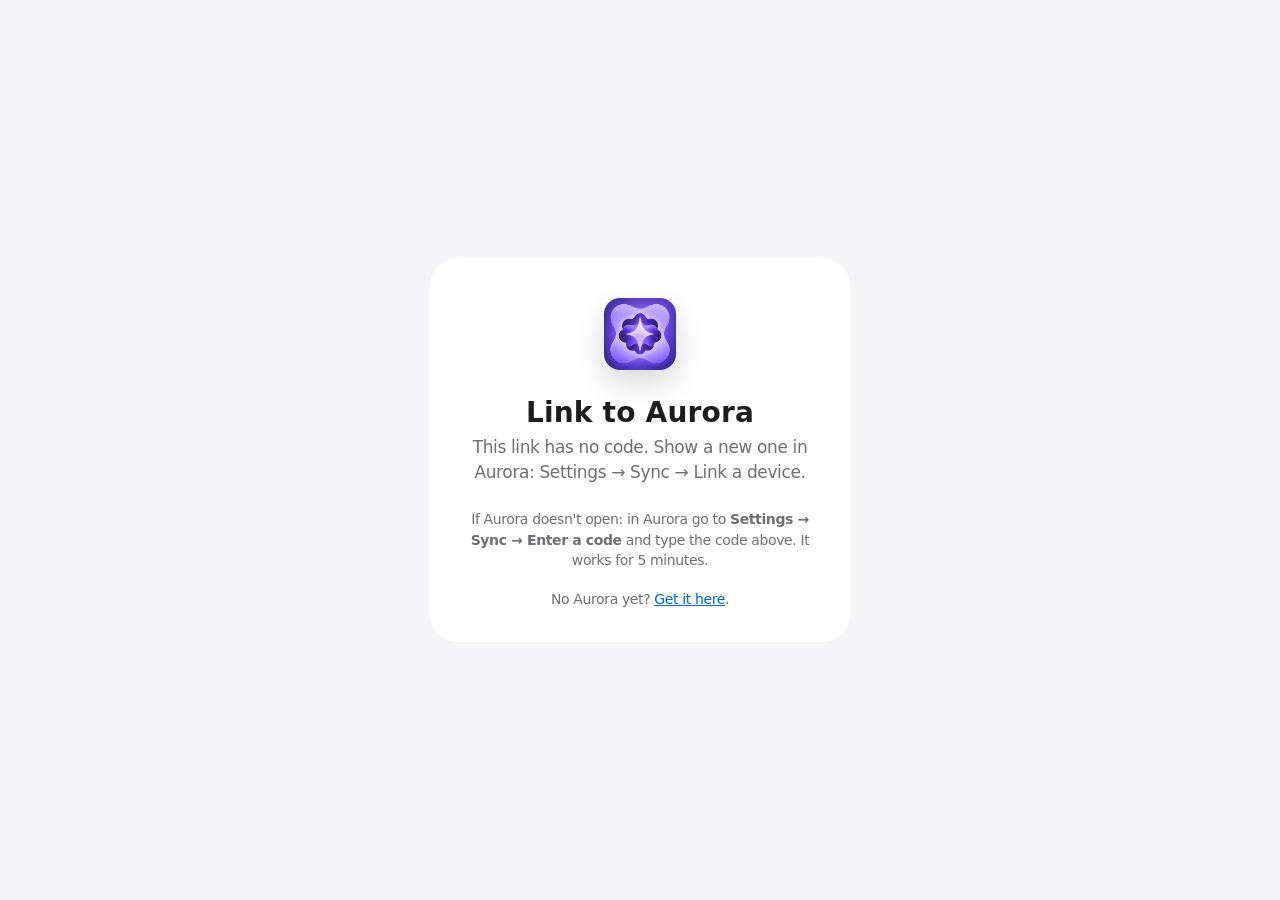
<file: aurora/link.html>
<!doctype html>
<html lang="en">
<head>
  <meta charset="utf-8">
  <meta name="viewport" content="width=device-width, initial-scale=1, viewport-fit=cover">
  <title>Link to Aurora</title>
  <meta name="robots" content="noindex">
  <meta name="color-scheme" content="light">
  <link rel="icon" href="icon.png">
  <style>
    :root { --bg: #f5f5f7; --ink: #1d1d1f; --muted: #6e6e73; --card: #fff; }
    * { box-sizing: border-box; }
    body { margin: 0; min-height: 100vh; display: grid; place-items: center; padding: 24px 16px; background: var(--bg); color: var(--ink); font: 17px/1.47 -apple-system, BlinkMacSystemFont, 'SF Pro Text', Inter, 'Segoe UI', system-ui, sans-serif; letter-spacing: -0.022em; -webkit-font-smoothing: antialiased; }
    main { width: 100%; max-width: 420px; padding: 40px 28px 32px; border-radius: 28px; background: var(--card); text-align: center; }
    img { width: 72px; height: 72px; margin: 0 auto; border-radius: 16px; box-shadow: 0 12px 28px rgba(0, 0, 0, 0.16); }
    h1 { margin: 20px 0 6px; font-size: 28px; line-height: 1.14; font-weight: 600; letter-spacing: 0.007em; }
    p { margin: 0 0 18px; color: var(--muted); }
    .code { margin: 8px 0 24px; font: 600 34px/1 ui-monospace, 'SF Mono', Menlo, Consolas, monospace; letter-spacing: .08em; user-select: all; }
    a.btn { display: inline-flex; align-items: center; min-height: 44px; padding: 11px 24px; border-radius: 980px; background: var(--ink); color: #fff; text-decoration: none; }
    a.btn:hover { background: #000; }
    .small { margin: 18px 0 0; font-size: 14px; }
    .small a { color: #0066cc; }
  </style>
</head>
<body>
  <main>
    <img src="icon.png" alt="">
    <h1>Link to Aurora</h1>
    <p id="lead">Opening Aurora…</p>
    <div class="code" id="code"></div>
    <a class="btn" id="open" href="#">Open Aurora</a>
    <p class="small">If Aurora doesn't open: in Aurora go to <b>Settings → Sync → Enter a code</b> and type the code above. It works for 5 minutes.</p>
    <p class="small">No Aurora yet? <a href="./">Get it here</a>.</p>
  </main>
  <script>
    // the code comes after the # so it never reaches a server
    var raw = (location.hash.slice(1) || new URLSearchParams(location.search).get('c') || '').toUpperCase().replace(/[^0-9A-Z]/g, '').slice(0, 8);
    var codeEl = document.getElementById('code'), open = document.getElementById('open');
    if (raw.length === 8) {
      codeEl.textContent = raw.slice(0, 4) + '-' + raw.slice(4);
      open.href = 'aurora://link?code=' + raw;
      setTimeout(function () { location.href = open.href; }, 300);
    } else {
      document.getElementById('lead').textContent = 'This link has no code. Show a new one in Aurora: Settings → Sync → Link a device.';
      open.style.display = 'none';
    }
  </script>
</body>
</html>
</file>
<file: aurora/style.css>
/* Aurora's site: lavender light, near-black ink, and white cards. One colour, used with restraint. */

:root {
  --ink: #100e17;
  --ink-2: #544e61;
  --ink-3: #6c657a;
  --muted-dark: #a79dbd;
  --paper: #f6f2ff;
  --paper-2: #ece5ff;
  --line: #dcd2f2;
  --night: #0b0912;
  --night-2: #151020;
  --night-line: #322a44;
  --accent: #8b6cff;
  --accent-ink: #5f3fd6;
  --accent-2: #d6c7ff;
  --lavender: #c9b6ff;
  --card: #ffffff;
  --font-display: "Bricolage Grotesque", "SF Pro Display", "Segoe UI", Arial, sans-serif;
  --font: "Instrument Sans", -apple-system, BlinkMacSystemFont, "Segoe UI", Arial, sans-serif;
  --mono: ui-monospace, "SFMono-Regular", "JetBrains Mono", Menlo, Consolas, monospace;
  --ease: cubic-bezier(0.28, 0.11, 0.32, 1);
  --wrap: 1000px;
  --gutter: 22px;
}

* { box-sizing: border-box; }
html { scroll-behavior: smooth; scroll-padding-top: 92px; -webkit-text-size-adjust: 100%; }
body {
  margin: 0; background: var(--paper); color: var(--ink);
  font: 400 17px/1.55 var(--font); letter-spacing: -0.008em;
  -webkit-font-smoothing: antialiased; -moz-osx-font-smoothing: grayscale;
  overflow-x: hidden;
}
img { display: block; max-width: 100%; }
a { color: inherit; }
b { font-weight: 600; }
.sr { position: absolute; width: 1px; height: 1px; overflow: hidden; clip: rect(0 0 0 0); white-space: nowrap; }
.skip { position: absolute; left: -999px; top: 8px; z-index: 100; padding: 10px 16px; border-radius: 999px; background: var(--ink); color: #fff; }
.skip:focus { left: 12px; }
:focus-visible { outline: 2px solid var(--accent); outline-offset: 3px; border-radius: 6px; }

.wrap { width: min(var(--wrap), 100% - 2 * var(--gutter)); margin: 0 auto; }
.wrap.narrow { width: min(760px, 100% - 2 * var(--gutter)); }

/* ---------- type ---------- */
.eyebrow {
  display: inline-flex; align-items: center; gap: 10px; margin: 0 0 14px;
  font: 500 11px/1 var(--mono); letter-spacing: 0.13em; text-transform: uppercase; color: var(--accent-ink);
}
.eyebrow::before { content: ""; width: 24px; height: 2px; border-radius: 2px; background: linear-gradient(90deg, var(--accent), var(--accent-2)); }
.eyebrow.light { color: var(--accent-2); }
.h2 { margin: 0 0 52px; font-family: var(--font-display); font-size: clamp(42px, 6.2vw, 68px); line-height: 0.99; font-weight: 600; letter-spacing: -0.038em; }
.dim { color: var(--ink-3); }
.lede { margin: 0 auto; max-width: 720px; font-size: clamp(19px, 2.2vw, 24px); line-height: 1.36; letter-spacing: -0.006em; color: var(--ink-2); font-weight: 400; }
.lede.small { font-size: 21px; margin: -36px 0 40px; }
.fine { margin: 16px 0 0; font: 11px/1.5 var(--mono); color: var(--ink-3); letter-spacing: 0.035em; text-transform: uppercase; }

/* the "Learn more ›" kind of link */
.more { display: inline-flex; align-items: center; gap: 2px; color: var(--accent-ink); text-decoration: none; font-size: 16px; font-weight: 500; }
.more::after { content: "›"; margin-left: 4px; font-size: 1.15em; line-height: 1; transform: translateY(-1px); }
.more:hover { text-decoration: underline; }
.more.light { color: var(--lavender); }

/* ---------- buttons ---------- */
.btn {
  display: inline-flex; align-items: center; justify-content: center; gap: 6px;
  min-height: 48px; padding: 13px 24px; border-radius: 14px; border: 0;
  background: var(--ink); color: #fff; text-decoration: none;
  font: 500 16px/1.2 var(--font); letter-spacing: -0.012em; cursor: pointer;
  transition: background 0.2s var(--ease), color 0.2s var(--ease), transform 0.2s var(--ease), border-color 0.2s var(--ease);
}
.btn:hover { background: var(--accent-ink); }
.btn:active { transform: scale(0.97); }
.btn small { font-size: 13px; opacity: 0.72; }
.btn.outline { background: rgba(255, 255, 255, 0.64); color: var(--ink); border: 1px solid var(--line); }
.btn.outline:hover { background: var(--ink); color: #fff; border-color: var(--ink); }
.dark .btn { background: #fff; color: #000; }
.dark .btn:hover { background: var(--accent-2); color: #17102b; }

/* ---------- nav ---------- */
.nav {
  position: sticky; top: 0; z-index: 50; padding: 10px 0;
  background: linear-gradient(to bottom, var(--paper) 68%, rgba(246, 242, 255, 0));
}
.nav-in {
  width: min(var(--wrap), 100% - 2 * var(--gutter)); height: 58px; margin: 0 auto; padding: 0 9px 0 16px;
  display: flex; align-items: center; gap: 22px; border-radius: 999px;
  background: rgba(255, 252, 255, 0.8); border: 1px solid rgba(16, 14, 23, 0.08);
  box-shadow: 0 8px 28px rgba(16, 14, 23, 0.06);
  -webkit-backdrop-filter: saturate(160%) blur(18px); backdrop-filter: saturate(160%) blur(18px);
}
.nav-brand { display: flex; align-items: center; gap: 9px; margin-right: auto; text-decoration: none; font-family: var(--font-display); font-size: 22px; font-weight: 600; letter-spacing: -0.025em; }
.nav-brand img { width: 26px; height: 26px; border-radius: 7px; }
.nav-links { display: flex; align-items: center; gap: 24px; }
.nav-links a { font: 500 11px/1 var(--mono); letter-spacing: 0.075em; text-transform: uppercase; color: var(--ink); opacity: 0.64; text-decoration: none; padding: 20px 0; transition: opacity 0.2s, color 0.2s; }
.nav-links a:hover, .nav-links a.on { opacity: 1; color: var(--accent-ink); }
.nav-links a.on { font-weight: 600; }
.nav-get { padding: 9px 14px; border-radius: 999px; background: var(--ink); color: #fff; font: 600 11px/1 var(--mono); letter-spacing: 0.06em; text-transform: uppercase; text-decoration: none; white-space: nowrap; transition: background 0.2s; }
.nav-get:hover { background: var(--accent-ink); }
.nav-toggle { display: none; width: 44px; height: 44px; margin-right: -6px; border: 0; background: none; color: var(--ink); cursor: pointer; order: 3; }
.nav-toggle svg { width: 20px; height: 20px; fill: none; stroke: currentColor; stroke-width: 1.6; stroke-linecap: round; stroke-linejoin: round; transition: transform 0.3s var(--ease); }
.nav.open .nav-toggle svg { transform: rotate(180deg); }

/* ---------- hero ---------- */
.hero {
  padding: 82px var(--gutter) 0; text-align: center; overflow: hidden;
  position: relative;
  background:
    radial-gradient(58% 46% at 50% -4%, rgba(139, 108, 255, 0.26), transparent 70%),
    radial-gradient(38% 36% at 82% 4%, rgba(201, 182, 255, 0.45), transparent 72%);
}
.hero::before {
  content: ""; position: absolute; left: 50%; top: 42px; width: min(720px, 92vw); height: 430px;
  transform: translateX(-50%); pointer-events: none;
  background: radial-gradient(closest-side, rgba(139, 108, 255, 0.24), transparent 76%);
  filter: blur(26px);
}
.hero > * { position: relative; z-index: 1; }
.hero-icon { width: 104px; height: 104px; margin: 0 auto 24px; border-radius: 28px; box-shadow: 0 20px 44px rgba(95, 63, 214, 0.24), 0 0 0 1px rgba(16, 14, 23, 0.06); }
.hero .eyebrow { font-size: 11px; }
.hero h1 { margin: 0 auto 24px; max-width: 940px; font-family: var(--font-display); font-size: clamp(46px, 8.4vw, 92px); line-height: 0.98; font-weight: 600; letter-spacing: -0.045em; }
.hero h1 .hero-accent { color: var(--accent-ink); }
.ctas { display: flex; align-items: center; justify-content: center; flex-wrap: wrap; gap: 14px; margin-top: 34px; }

/* three phones on white, the middle one in front */
.hero-stage { position: relative; display: flex; justify-content: center; align-items: flex-end; height: clamp(420px, 62vw, 700px); margin-top: 64px; }
.hero-stage .phone.main { position: relative; z-index: 2; width: clamp(220px, 30vw, 330px); }
.hero-stage .phone.side { position: absolute; bottom: -40px; width: clamp(180px, 25vw, 280px); opacity: 0.96; }
.hero-stage .phone.left { left: 50%; transform: translateX(calc(-50% - clamp(190px, 26vw, 290px))) rotate(-6deg); }
.hero-stage .phone.right { left: 50%; transform: translateX(calc(-50% + clamp(190px, 26vw, 290px))) rotate(6deg); }
.hero-stage .phone.main { margin-bottom: -60px; }

/* an iPhone, drawn: black frame, rounded screen */
.phone {
  aspect-ratio: 393 / 852; padding: 3.2%; border-radius: 15% / 7%;
  background: #0b0b0c; box-shadow: inset 0 0 0 1.5px #3a3a3c, 0 30px 60px -10px rgba(0, 0, 0, 0.35), 0 12px 24px -12px rgba(0, 0, 0, 0.25);
}
.phone img { width: 100%; height: 100%; object-fit: cover; border-radius: 12.5% / 5.8%; }
.dark .phone { box-shadow: inset 0 0 0 1.5px #4a4a4e, 0 30px 80px -20px rgba(0, 0, 0, 0.8); }

/* ---------- the live counter: a pill that opens into the platform split ---------- */
.live-stat { position: relative; z-index: 3; width: min(560px, 100% - 2 * var(--gutter)); margin: 44px auto 0; }
.live-stat-btn {
  display: flex; align-items: center; gap: 14px; width: 100%; padding: 10px 16px 10px 12px;
  border: 1px solid var(--line); border-radius: 999px; background: rgba(255, 255, 255, 0.78); color: var(--ink);
  box-shadow: 0 12px 32px -24px rgba(21, 22, 28, 0.4), inset 0 1px 0 rgba(255, 255, 255, 0.9);
  cursor: pointer; text-align: left;
  transition: border-color 0.2s var(--ease), transform 0.2s var(--ease), box-shadow 0.2s var(--ease);
}
.live-stat-btn:hover { border-color: #c8b9ee; transform: translateY(-1px); box-shadow: 0 18px 38px -26px rgba(21, 22, 28, 0.45), inset 0 1px 0 #fff; }
.live-stat-btn:active { transform: scale(0.99); }
.live-stat-dot {
  flex: 0 0 auto; display: grid; place-items: center; width: 38px; height: 38px; border-radius: 50%;
  background: radial-gradient(120% 120% at 30% 20%, #fff, #ece4ff 38%, #c9b6ff);
  box-shadow: inset 0 0 0 1px rgba(255, 255, 255, 0.7);
}
.odo {
  display: inline-flex; align-items: flex-start; height: 1em; margin: 0; overflow: hidden;
  font-family: var(--font-display); font-size: 30px; line-height: 1; font-weight: 600; letter-spacing: -0.045em;
  font-variant-numeric: tabular-nums; color: var(--ink);
}
.odo .d { display: inline-block; height: 1em; overflow: hidden; }
.odo .strip { display: flex; flex-direction: column; transition: transform 1.6s var(--ease); }
.odo .strip i { display: block; height: 1em; font-style: normal; line-height: 1; }
.odo .sep { display: inline-block; }
.odo .plus { color: var(--accent); font-weight: 600; margin-left: 0.04em; }
.odo-wait { color: var(--ink-3); }
.live-stat-copy { display: flex; flex-direction: column; gap: 4px; min-width: 0; }
.live-stat-label { font-size: 14.5px; line-height: 1.1; font-weight: 600; letter-spacing: -0.012em; }
.live { display: inline-flex; align-items: center; gap: 6px; margin: 0; font: 400 9px/1.2 var(--mono); letter-spacing: 0.06em; text-transform: uppercase; color: var(--ink-3); }
.live-stat-copy .live { flex-wrap: wrap; }
.pulse { width: 7px; height: 7px; border-radius: 50%; background: var(--accent); box-shadow: 0 0 0 0 rgba(139, 108, 255, 0.65); animation: pulse 2s infinite; }
.pulse.off { background: var(--ink-3); animation: none; }
@keyframes pulse { 70% { box-shadow: 0 0 0 8px rgba(139, 108, 255, 0); } 100% { box-shadow: 0 0 0 0 rgba(139, 108, 255, 0); } }
.live-stat-more {
  display: inline-flex; align-items: center; gap: 6px; margin-left: auto; flex: 0 0 auto;
  font: 500 10px/1 var(--mono); letter-spacing: 0.08em; text-transform: uppercase; color: var(--accent-ink);
}
.live-stat-more svg { width: 14px; height: 14px; fill: none; stroke: currentColor; stroke-width: 2; stroke-linecap: round; stroke-linejoin: round; transition: transform 0.25s var(--ease); }
.live-stat-btn[aria-expanded="true"] .live-stat-more svg { transform: rotate(180deg); }
.live-panel {
  margin-top: 10px; padding: 16px 18px 18px; border: 1px solid var(--line); border-radius: 24px;
  background: rgba(255, 255, 255, 0.86); box-shadow: 0 18px 40px -30px rgba(21, 22, 28, 0.4);
  animation: stat-in 0.28s var(--ease);
}
.live-panel[hidden] { display: none; }
@keyframes stat-in { from { opacity: 0; transform: translateY(-6px); } }
.ranks {
  list-style: none; display: grid; grid-template-columns: repeat(5, 1fr); gap: 14px;
  width: 100%; margin: 0; padding: 0; text-align: left;
}
.ranks li { display: grid; gap: 5px; min-width: 0; }
.ranks .r-name { font: 500 9px/1.4 var(--mono); letter-spacing: 0.09em; text-transform: uppercase; color: var(--ink-3); }
.ranks .r-n { font-family: var(--font-display); font-size: 24px; font-weight: 600; letter-spacing: -0.03em; font-variant-numeric: tabular-nums; }
.ranks .r-bar { height: 2px; border-radius: 3px; background: var(--line); overflow: hidden; }
.ranks .r-bar i { display: block; height: 100%; background: linear-gradient(90deg, var(--accent-ink), var(--accent)); border-radius: 3px; transition: width 1.4s var(--ease); }
.ranks .wait { grid-column: 1 / -1; text-align: center; color: var(--ink-3); }

/* ---------- features ---------- */
.features { padding: 128px 0 116px; }
.bento { display: grid; grid-template-columns: repeat(3, 1fr); gap: 20px; }
.tile {
  position: relative; display: flex; flex-direction: column; min-height: 340px; padding: 38px 34px;
  border-radius: 26px; background: rgba(255, 255, 255, 0.72); border: 1px solid var(--line);
  box-shadow: inset 0 1px 0 rgba(255, 255, 255, 0.8), 0 10px 30px rgba(21, 22, 28, 0.04); overflow: hidden;
}
.tile h3 { margin: 0 0 12px; font-family: var(--font-display); font-size: 32px; line-height: 1.06; font-weight: 600; letter-spacing: -0.03em; }
.tile p { margin: 0; font-size: 17px; color: var(--ink-2); }
.tile .glyph { width: 38px; height: 38px; margin-bottom: auto; padding-bottom: 28px; box-sizing: content-box; color: var(--accent-ink); fill: none; stroke: currentColor; stroke-width: 1.5; stroke-linecap: round; stroke-linejoin: round; }
.tile.wide { grid-column: span 2; flex-direction: row; align-items: center; gap: 36px; }
.tile.wide .tile-text { display: flex; flex-direction: column; flex: 1; align-self: stretch; }
.tile.black {
  background:
    radial-gradient(82% 120% at 92% 8%, rgba(139, 108, 255, 0.38), transparent 60%),
    radial-gradient(55% 82% at 8% 100%, rgba(201, 182, 255, 0.16), transparent 70%),
    var(--night-2);
  border-color: #332a46;
  color: #f5f5f7;
}
.tile.black .glyph { color: var(--accent-2); }
.tile.black p { color: #b3a8c7; }
.tile:has(.tile-shot) { min-height: 440px; }
.tile:has(.tile-shot) .tile-text { max-width: 52%; }
/* the phone rises from the bottom edge and runs off it */
.tile-shot { position: absolute; right: 56px; top: 56px; }
.tile-shot .phone { width: 250px; }
.tile.free { flex-direction: column; align-items: flex-start; justify-content: flex-end; gap: 0; }
.tile.free h3 { font-size: 42px; line-height: 1.02; }
.tile.free .more { margin-top: 18px; }

/* the iPhone, drawn: lock screen with the compact island at the top */
.island { flex: 1; display: flex; justify-content: center; align-items: center; }
.island-screen {
  position: relative; width: min(100%, 300px); height: 250px; overflow: hidden;
  border-radius: 28px; color: #fff;
  background:
    radial-gradient(80% 64% at 16% 0%, rgba(139, 108, 255, 0.55), transparent 62%),
    radial-gradient(70% 60% at 92% 18%, rgba(214, 199, 255, 0.28), transparent 66%),
    linear-gradient(160deg, #1b1330, #08060e 74%);
  box-shadow: inset 0 0 0 1px rgba(255, 255, 255, 0.1), 0 24px 50px -24px rgba(21, 14, 37, 0.55);
}
.island-screen::before {
  content: ""; position: absolute; width: 160px; height: 160px; left: -50px; top: 40px;
  border-radius: 50%; background: radial-gradient(circle, rgba(139, 108, 255, 0.35), transparent 68%);
}
.island-status { position: relative; z-index: 1; display: flex; justify-content: space-between; padding: 10px 16px 0; font: 600 9px/1 var(--font); color: rgba(255, 255, 255, 0.7); }
.island-signal { display: flex; align-items: flex-end; gap: 2px; height: 8px; }
.island-signal i { width: 2px; border-radius: 1px; background: rgba(255, 255, 255, 0.7); }
.island-signal i:nth-child(1) { height: 3px; }
.island-signal i:nth-child(2) { height: 5px; }
.island-signal i:nth-child(3) { height: 7px; }
.island-pill {
  position: absolute; z-index: 2; top: 7px; left: 50%; transform: translateX(-50%);
  display: flex; align-items: center; justify-content: space-between; gap: 8px;
  width: min(136px, 48%); height: 38px; padding: 3px 10px 3px 3px; border-radius: 999px;
  background: #000; color: #fff;
  box-shadow: 0 10px 22px -10px rgba(0, 0, 0, 0.85), 0 0 0 0.5px rgba(255, 255, 255, 0.12);
}
.island-pill .od-art { width: 30px; height: 30px; border-radius: 8px; }
.island-pill .od-wave { height: 12px; }
.island-clock {
  position: absolute; left: 0; right: 0; top: 72px; text-align: center;
  font-family: var(--font-display); font-size: 54px; line-height: 1; font-weight: 600; letter-spacing: -0.045em;
}
.island-date { position: absolute; left: 0; right: 0; top: 132px; text-align: center; font: 500 9px/1 var(--mono); letter-spacing: 0.05em; color: rgba(255, 255, 255, 0.52); }
.island-player {
  position: absolute; z-index: 1; left: 12px; right: 12px; bottom: 12px;
  display: flex; align-items: center; gap: 9px; padding: 8px; border-radius: 16px;
  background: rgba(255, 255, 255, 0.13); border: 1px solid rgba(255, 255, 255, 0.1);
  -webkit-backdrop-filter: blur(14px); backdrop-filter: blur(14px);
}
.island-player .od-art { width: 38px; height: 38px; border-radius: 10px; }
.island-copy { display: flex; flex-direction: column; min-width: 0; flex: 1; }
.island-copy b { font-size: 11px; line-height: 1.3; white-space: nowrap; overflow: hidden; text-overflow: ellipsis; }
.island-copy small { font-size: 9px; line-height: 1.3; color: rgba(255, 255, 255, 0.52); white-space: nowrap; overflow: hidden; text-overflow: ellipsis; }
.island-player .od-wave { height: 11px; }
.bars { display: flex; align-items: flex-end; gap: 3px; height: 18px; }
.bars i { width: 3px; height: 100%; border-radius: 2px; background: #fff; animation: eq 1.1s var(--ease) infinite alternate; }
.bars i:nth-child(2) { animation-delay: -0.4s; }
.bars i:nth-child(3) { animation-delay: -0.8s; }
@keyframes eq { 0% { transform: scaleY(0.3); } 100% { transform: scaleY(1); } }
.bars i { transform-origin: bottom; }

/* ---------- inside (black gallery) ---------- */
.inside { padding: 140px 0 100px; overflow: hidden; }
.inside .h2 { margin-bottom: 64px; }
.gallery {
  display: flex; gap: 40px; overflow-x: auto; scroll-snap-type: x mandatory; scrollbar-width: none;
  padding: 0 max(var(--gutter), calc((100% - var(--wrap)) / 2)) 24px; scroll-padding: 0 max(var(--gutter), calc((100% - var(--wrap)) / 2));
}
.gallery::-webkit-scrollbar { display: none; }
.gallery figure { flex: 0 0 auto; width: clamp(220px, 26vw, 290px); margin: 0; scroll-snap-align: start; }
.gallery figcaption { margin-top: 22px; font-size: 17px; color: var(--ink-3); }
.gallery figcaption b { color: #f5f5f7; }
.paddles { display: flex; justify-content: flex-end; gap: 14px; width: min(var(--wrap), 100% - 2 * var(--gutter)); margin: 30px auto 0; }
.paddle { display: grid; place-items: center; width: 44px; height: 44px; border: 0; border-radius: 50%; background: #333336; color: #f5f5f7; cursor: pointer; transition: background 0.2s; }
.paddle:hover { background: #424245; }
.paddle:disabled { opacity: 0.36; cursor: default; }
.paddle svg { width: 22px; height: 22px; fill: none; stroke: currentColor; stroke-width: 2; stroke-linecap: round; stroke-linejoin: round; }

/* ---------- download ---------- */
.download { padding: 128px 0 112px; background: var(--paper-2); text-align: center; }
.segmented { display: inline-flex; flex-wrap: wrap; justify-content: center; gap: 3px; padding: 4px; margin-bottom: 28px; border-radius: 16px; background: #e2d8f7; }
.segmented button {
  display: inline-flex; align-items: center; gap: 7px; min-height: 42px; padding: 9px 18px; border: 0; border-radius: 12px;
  background: transparent; color: var(--ink); font: 500 14px/1 var(--font); letter-spacing: -0.008em; cursor: pointer;
  transition: background 0.25s var(--ease), box-shadow 0.25s var(--ease), color 0.25s var(--ease);
}
.segmented button svg { width: 17px; height: 17px; }
.segmented button[aria-selected="true"] { background: var(--paper); box-shadow: 0 2px 8px rgba(21, 22, 28, 0.09); font-weight: 600; }
.segmented button.mine::after { content: ""; width: 5px; height: 5px; border-radius: 50%; background: var(--accent); opacity: 0.8; }
.card { padding: 38px 42px; border-radius: 26px; background: var(--paper); border: 1px solid var(--line); box-shadow: 0 12px 30px rgba(21, 22, 28, 0.04); text-align: left; }
.card-head { display: flex; align-items: baseline; justify-content: space-between; gap: 12px; margin-bottom: 18px; }
.card-head h3 { margin: 0; font-family: var(--font-display); font-size: 31px; font-weight: 600; letter-spacing: -0.03em; }
.card-head .n { font: 500 10px/1.4 var(--mono); letter-spacing: 0.07em; text-transform: uppercase; color: var(--ink-3); }
.steps { margin: 0 0 28px; padding: 0; list-style: none; counter-reset: s; display: grid; gap: 14px; }
.steps li { position: relative; padding-left: 40px; counter-increment: s; }
.steps li::before {
  content: counter(s); position: absolute; left: 0; top: 0; display: grid; place-items: center; width: 26px; height: 26px; border-radius: 50%;
  background: linear-gradient(135deg, var(--accent), var(--accent-2)); color: #fff; font-size: 12px; font-weight: 600;
}
.steps a { text-decoration: underline; text-underline-offset: 2px; }
.btns { display: flex; flex-wrap: wrap; gap: 12px; }
.signed-row[hidden], .signed-note[hidden] { display: none !important; }
.signed-row { margin-top: 10px; }
.note { margin: 22px 0 10px; font-size: 14px; color: var(--ink-2); }
.note.signed-note { margin-top: 10px; padding-left: 13px; border-left: 2px solid var(--line); }
.note a { text-decoration: underline; text-underline-offset: 2px; }
.note code { font-family: var(--mono); font-size: 13px; }
.copy { display: flex; align-items: stretch; border-radius: 12px; background: #eee8fb; border: 1px solid var(--line); overflow: hidden; }
.copy code { flex: 1; min-width: 0; padding: 14px 16px; font: 12.5px/1.5 var(--mono); letter-spacing: 0; color: var(--ink); white-space: nowrap; overflow-x: auto; scrollbar-width: thin; }
.copy button { flex: 0 0 auto; min-width: 72px; border: 0; border-left: 1px solid var(--line); background: transparent; color: var(--ink); font: 500 14px var(--font); cursor: pointer; }
.copy button:hover { background: #e4dcf8; }

/* ---------- FAQ ---------- */
.faq { padding: 128px 0 100px; }
.faq .h2 { text-align: center; }
.acc { border-top: 1px solid var(--line); }
.acc details { border-bottom: 1px solid var(--line); }
.acc summary {
  display: flex; align-items: center; justify-content: space-between; gap: 20px; padding: 24px 0; list-style: none; cursor: pointer;
  font-family: var(--font-display); font-size: 22px; line-height: 1.25; font-weight: 600; letter-spacing: -0.02em;
  transition: color 0.2s;
}
.acc summary:hover { color: var(--accent-ink); }
.acc summary::-webkit-details-marker { display: none; }
.acc summary::after {
  content: ""; flex: 0 0 auto; width: 14px; height: 14px; transition: transform 0.35s var(--ease);
  background: linear-gradient(currentColor, currentColor) center / 14px 1.6px no-repeat, linear-gradient(currentColor, currentColor) center / 1.6px 14px no-repeat;
}
.acc details[open] summary::after { transform: rotate(45deg); }
.acc details p { margin: -6px 0 26px; padding-right: 34px; font-size: 17px; color: var(--ink-2); }
.acc details a, .about p a:not(.more) { text-decoration: underline; text-underline-offset: 2px; }
.about { display: grid; justify-items: center; gap: 18px; margin-top: 100px; text-align: center; }
.about img { width: 56px; height: 56px; border-radius: 13px; }
.about p { margin: 0; max-width: 640px; font-size: 17px; color: var(--ink-2); }

/* ---------- footer ---------- */
.foot { padding: 28px 0 32px; background: var(--night); color: #8f92a3; font-size: 12px; line-height: 1.5; letter-spacing: -0.005em; }
.disclaimer { margin: 0; padding: 0 0 20px; border-bottom: 1px solid var(--night-line); }
.foot-row { display: flex; flex-wrap: wrap; justify-content: space-between; gap: 10px 24px; padding-top: 18px; }
.foot-links { display: flex; gap: 0; }
.foot-links a { padding: 0 10px; border-left: 1px solid var(--night-line); text-decoration: none; color: #f5f5f7; }
.foot-links a:first-child { border-left: 0; padding-left: 0; }
.foot-links a:hover { text-decoration: underline; }

/* ---------- beta, new tags and the running strip ---------- */
.beta-badge {
  display: inline-flex; align-items: center; justify-content: center; padding: 4px 8px;
  border-radius: 999px; background: var(--accent); color: #0b0912;
  font: 700 9px/1 var(--mono); letter-spacing: 0.1em; text-transform: uppercase; white-space: nowrap; vertical-align: middle;
}
.nav-brand .beta-badge { margin-left: 2px; }
.eyebrow .beta-badge { margin-left: 6px; }
.beta-note {
  display: flex; align-items: center; justify-content: center; flex-wrap: wrap; gap: 8px;
  margin: -22px 0 30px; font: 400 11px/1.5 var(--mono); letter-spacing: 0.02em; color: var(--ink-2);
}
.new-tag {
  display: inline-flex; align-self: flex-start; margin-bottom: 18px; padding: 5px 9px;
  border: 1px solid rgba(95, 63, 214, 0.24); border-radius: 999px; background: rgba(139, 108, 255, 0.1);
  color: var(--accent-ink); font: 700 9px/1 var(--mono); letter-spacing: 0.12em; text-transform: uppercase;
}
.tile.black .new-tag { color: var(--accent-2); border-color: rgba(214, 199, 255, 0.3); background: rgba(139, 108, 255, 0.16); }

.ticker {
  margin: 54px 0 0; padding: 17px 0; background: var(--ink); color: #fff; overflow: hidden;
  -webkit-mask-image: linear-gradient(90deg, transparent, #000 5%, #000 95%, transparent);
  mask-image: linear-gradient(90deg, transparent, #000 5%, #000 95%, transparent);
}
.ticker-track { display: flex; width: max-content; animation: ticker 38s linear infinite; }
.ticker:hover .ticker-track { animation-play-state: paused; }
.ticker-group { display: flex; align-items: center; gap: 26px; padding-right: 26px; }
.ticker span { font: 500 10.5px/1 var(--mono); letter-spacing: 0.13em; text-transform: uppercase; white-space: nowrap; color: #e7ddff; }
.ticker span:first-child { color: var(--accent-2); }
.ticker i { flex: 0 0 auto; width: 4px; height: 4px; border-radius: 50%; background: var(--accent); }
@keyframes ticker { to { transform: translateX(-50%); } }

/* ---------- the promo film ---------- */
.promo { padding: 88px 0 0; }
.promo-head { display: grid; grid-template-columns: minmax(0, 1.08fr) minmax(0, 0.92fr); gap: 24px 48px; align-items: end; margin-bottom: 34px; }
.promo-head .h2 { margin: 0; }
.promo-lede { justify-self: end; margin: 0 0 10px; max-width: 380px; font-size: 17px; line-height: 1.5; color: var(--ink-2); }
.promo-frame {
  position: relative; margin: 0; padding: 10px; border-radius: 30px; overflow: hidden;
  border: 1px solid #2c2340; background: linear-gradient(155deg, #1c1430, #0b0912 62%);
  box-shadow: 0 44px 100px -46px rgba(36, 17, 80, 0.55), 0 18px 44px -30px rgba(21, 22, 28, 0.4);
}
.promo-frame::before {
  content: ""; position: absolute; left: 8%; top: -55%; width: 70%; aspect-ratio: 1; border-radius: 50%;
  background: radial-gradient(closest-side, rgba(139, 108, 255, 0.42), transparent 72%); filter: blur(30px); pointer-events: none;
}
.promo-video { position: relative; display: block; width: 100%; aspect-ratio: 16 / 9; border-radius: 21px; object-fit: cover; background: var(--night); }
.promo-frame::after { content: ""; position: absolute; inset: 10px; border-radius: 21px; box-shadow: inset 0 0 0 1px rgba(255, 255, 255, 0.09); pointer-events: none; }
.promo-sound {
  position: absolute; right: 26px; bottom: 26px; display: inline-flex; align-items: center; gap: 9px;
  padding: 10px 15px 10px 12px; border: 1px solid rgba(255, 255, 255, 0.18); border-radius: 999px;
  background: rgba(10, 8, 16, 0.55); color: #f5f2ff; cursor: pointer;
  font: 500 10px/1 var(--mono); letter-spacing: 0.1em; text-transform: uppercase;
  -webkit-backdrop-filter: blur(12px); backdrop-filter: blur(12px);
  transition: background 0.2s var(--ease), border-color 0.2s var(--ease);
}
.promo-sound svg { width: 17px; height: 17px; fill: none; stroke: currentColor; stroke-width: 1.6; stroke-linecap: round; stroke-linejoin: round; }
.promo-sound .wave { opacity: 0.5; transition: opacity 0.2s var(--ease); }
.promo-sound[aria-pressed="true"] .wave { opacity: 1; }
.promo-sound:hover { background: rgba(255, 255, 255, 0.16); border-color: rgba(255, 255, 255, 0.32); }
.promo-fine { margin-top: 18px; text-align: center; }
.promo + .live-stat { margin-top: 34px; }

/* ---------- the interactive demos ---------- */
.tile { isolation: isolate; }
.tile::before {
  content: ""; position: absolute; inset: 0; z-index: 0; pointer-events: none; border-radius: inherit; opacity: 0;
  background: radial-gradient(320px circle at var(--mx, 50%) var(--my, 50%), rgba(139, 108, 255, 0.16), transparent 70%);
  transition: opacity 0.25s var(--ease);
}
.tile:hover::before { opacity: 1; }
.tile.black::before { background: radial-gradient(320px circle at var(--mx, 50%) var(--my, 50%), rgba(201, 182, 255, 0.16), transparent 70%); }
.tile > *:not(.tile-shot) { position: relative; z-index: 1; }

.overlay-tile { align-items: stretch; }
.overlay-tile .tile-text { flex: 0 1 46%; min-width: 0; }
.overlay-tile .overlay-demo { flex: 0 1 54%; min-width: 0; }
.handoff .tile-text { flex: 0 1 46%; min-width: 0; }
.handoff .handoff-demo { flex: 0 1 54%; min-width: 0; }
.overlay-demo { position: relative; min-height: 300px; display: flex; align-items: center; justify-content: center; }
.od-screen {
  position: absolute; inset: 2px 0 30px; border-radius: 18px; overflow: hidden;
  border: 1px solid rgba(255, 255, 255, 0.42);
  background:
    radial-gradient(52% 62% at 14% 10%, rgba(255, 255, 255, 0.96), transparent 64%),
    radial-gradient(60% 70% at 88% 8%, rgba(226, 214, 255, 0.92), transparent 66%),
    linear-gradient(150deg, #f4eeff 0%, #d9c8ff 48%, #b49bff 100%);
  box-shadow: inset 0 0 0 1px rgba(255, 255, 255, 0.28), 0 24px 44px -28px rgba(0, 0, 0, 0.7);
}
.od-screen::before, .od-screen::after { content: ""; position: absolute; border-radius: 50%; pointer-events: none; }
.od-screen::before { width: 220px; height: 220px; left: -64px; bottom: -90px; background: radial-gradient(circle, rgba(139, 108, 255, 0.42), transparent 68%); }
.od-screen::after { width: 180px; height: 180px; right: -40px; top: -50px; background: radial-gradient(circle, rgba(255, 255, 255, 0.82), transparent 68%); }
.od-menubar {
  position: relative; z-index: 1; display: flex; align-items: center; gap: 6px; height: 30px; padding: 0 12px;
  background: rgba(255, 255, 255, 0.3); border-bottom: 1px solid rgba(255, 255, 255, 0.28);
  -webkit-backdrop-filter: blur(10px); backdrop-filter: blur(10px);
}
.od-dots { display: flex; gap: 5px; }
.od-dots i { width: 6px; height: 6px; border-radius: 50%; background: rgba(16, 14, 23, 0.22); }
.od-clock { margin-left: auto; font: 500 9px/1 var(--mono); letter-spacing: 0.04em; color: rgba(16, 14, 23, 0.46); }
.od-window {
  position: absolute; z-index: 1; left: 8%; right: 8%; top: 52px; bottom: 20px;
  display: flex; flex-direction: column; gap: 12px; padding: 14px; border-radius: 14px;
  border: 1px solid rgba(255, 255, 255, 0.62); background: rgba(255, 255, 255, 0.38);
  box-shadow: 0 22px 40px -22px rgba(40, 20, 80, 0.45), inset 0 1px 0 rgba(255, 255, 255, 0.6);
  -webkit-backdrop-filter: blur(6px); backdrop-filter: blur(6px);
}
.od-win-bar { display: flex; gap: 5px; }
.od-win-bar i { width: 5px; height: 5px; border-radius: 50%; background: rgba(16, 14, 23, 0.18); }
.od-win-lines { display: grid; gap: 9px; }
.od-win-lines i { height: 6px; border-radius: 6px; background: rgba(16, 14, 23, 0.08); }
.od-win-lines i:nth-child(1) { width: 58%; background: rgba(95, 63, 214, 0.26); }
.od-win-lines i:nth-child(2) { width: 82%; }
.od-win-lines i:nth-child(3) { width: 70%; }
.od-win-lines i:nth-child(4) { width: 44%; }

/* the island: a black capsule at the top of the screen, expanding into the live activity */
.od-island {
  position: absolute; z-index: 2; top: 10px; left: 50%; transform: translateX(-50%);
  width: min(180px, 56%); height: 56px; border-radius: 999px; overflow: hidden;
  background: #000; color: #fff; cursor: pointer;
  box-shadow: 0 18px 38px -18px rgba(0, 0, 0, 0.85), 0 0 0 0.5px rgba(255, 255, 255, 0.14);
  transition: width 0.55s cubic-bezier(0.3, 1.35, 0.4, 1), height 0.55s cubic-bezier(0.3, 1.35, 0.4, 1), border-radius 0.4s var(--ease), box-shadow 0.3s var(--ease);
}
.od-island:focus-within, .od-island.is-open {
  width: min(calc(100% - 12px), 410px); height: 190px; border-radius: 34px;
  box-shadow: 0 26px 54px -20px rgba(0, 0, 0, 0.9), 0 0 0 0.5px rgba(255, 255, 255, 0.16);
}
.od-compact {
  position: absolute; inset: 0; display: flex; align-items: center; justify-content: space-between; gap: 10px;
  width: 100%; padding: 0 14px 0 7px; border: 0; background: none; color: inherit; cursor: pointer;
  transition: opacity 0.12s ease;
}
.od-island:focus-within .od-compact, .od-island.is-open .od-compact { opacity: 0; pointer-events: none; }
.od-art {
  position: relative; width: 32px; height: 32px; flex: 0 0 auto; border-radius: 9px; overflow: hidden;
  background:
    radial-gradient(circle at 70% 28%, #fff 0 10%, transparent 11%),
    linear-gradient(145deg, #b9a1ff 0%, #8b6cff 38%, #3b1f7a 100%);
  box-shadow: inset 0 0 0 0.5px rgba(255, 255, 255, 0.22);
}
.od-art::after {
  content: ""; position: absolute; left: -18%; right: -18%; bottom: -42%; height: 75%;
  border-radius: 50%; background: rgba(16, 8, 32, 0.38); transform: rotate(-12deg);
}
.od-art-lg { width: 50px; height: 50px; border-radius: 13px; }
.od-wave { display: flex; align-items: flex-end; gap: 3px; height: 16px; flex: 0 0 auto; }
.od-wave i { width: 3px; height: 100%; border-radius: 3px; background: #fff; transform-origin: bottom; animation: od-eq 1.05s ease-in-out infinite; }
.od-wave i:nth-child(1) { animation-duration: 0.92s; animation-delay: -0.62s; }
.od-wave i:nth-child(2) { animation-duration: 1.18s; animation-delay: -0.25s; }
.od-wave i:nth-child(3) { animation-duration: 0.82s; animation-delay: -0.75s; }
.od-wave i:nth-child(4) { animation-duration: 1.06s; animation-delay: -0.42s; }
.od-wave i:nth-child(5) { animation-duration: 0.96s; animation-delay: -0.15s; }
.overlay-demo.is-paused .od-wave i { animation-play-state: paused; transform: scaleY(0.3); opacity: 0.55; }
@keyframes od-eq { 0%, 100% { transform: scaleY(0.3); } 35% { transform: scaleY(0.95); } 68% { transform: scaleY(0.48); } }
.od-expanded {
  position: absolute; inset: 0; display: flex; flex-direction: column; padding: 13px 16px 12px;
  opacity: 0; visibility: hidden; transform: scale(0.97); pointer-events: none;
  transition: opacity 0.16s ease, transform 0.3s var(--ease), visibility 0.16s;
}
.od-island:focus-within .od-expanded, .od-island.is-open .od-expanded {
  opacity: 1; visibility: visible; transform: none; pointer-events: auto; transition-delay: 0.04s;
}
.od-head { display: flex; align-items: center; gap: 12px; min-width: 0; }
.od-meta { display: flex; flex-direction: column; gap: 2px; min-width: 0; flex: 1; }
.od-meta b { font: 600 16px/1.2 var(--font); letter-spacing: -0.02em; white-space: nowrap; overflow: hidden; text-overflow: ellipsis; }
.od-meta small { font: 400 13px/1.2 var(--font); color: #a79dbd; white-space: nowrap; overflow: hidden; text-overflow: ellipsis; }
.od-head > .od-wave { margin-left: auto; align-self: flex-start; margin-top: 5px; height: 13px; opacity: 0.85; }
.od-lyric { margin: 8px 0 0; font: 600 14px/1.25 var(--font); letter-spacing: -0.01em; color: rgba(255, 255, 255, 0.82); white-space: nowrap; overflow: hidden; text-overflow: ellipsis; }
.od-seek { margin-top: auto; padding: 10px 1px 0; }
.od-seek-track { display: block; position: relative; height: 4px; border-radius: 4px; background: rgba(255, 255, 255, 0.22); }
.od-seek-fill { position: absolute; left: 0; top: 0; bottom: 0; width: 42%; border-radius: 4px; background: #fff; transition: width 0.35s linear; }
.od-seek-fill::after { content: ""; position: absolute; right: -4px; top: 50%; width: 9px; height: 9px; border-radius: 50%; background: #fff; transform: translateY(-50%); box-shadow: 0 1px 4px rgba(0, 0, 0, 0.4); }
.od-times { display: flex; justify-content: space-between; margin-top: 6px; font: 500 10px/1 var(--mono); font-variant-numeric: tabular-nums; color: #8c829f; letter-spacing: 0.01em; }
.od-controls { display: flex; align-items: center; justify-content: center; gap: 44px; padding: 6px 0 0; }
.od-btn {
  display: grid; place-items: center; width: 38px; height: 38px; flex: 0 0 auto; border: 0; border-radius: 50%;
  background: transparent; color: #fff; cursor: pointer;
  transition: background 0.2s var(--ease), color 0.2s var(--ease), transform 0.15s var(--ease);
}
.od-btn:hover { background: rgba(255, 255, 255, 0.12); }
.od-btn:active { transform: scale(0.92); }
.od-btn svg { width: 23px; height: 23px; fill: currentColor; }
.od-btn .i-play { display: none; }
.od-btn.is-paused .i-play { display: block; }
.od-btn.is-paused .i-pause { display: none; }
.od-btn.od-play svg { width: 28px; height: 28px; }
.overlay-demo .od-hint { position: absolute; left: 0; right: 0; bottom: 0; margin: 0; text-align: center; font: 10px/1.4 var(--mono); letter-spacing: 0.03em; color: var(--muted-dark); }

.handoff-demo {
  align-self: stretch; display: grid; align-content: center; gap: 12px; padding: 20px;
  border-radius: 22px; border: 1px solid var(--line);
  background: linear-gradient(160deg, #fff, #f1eaff);
  box-shadow: inset 0 1px 0 #fff, 0 18px 40px -26px rgba(40, 20, 80, 0.35);
}
.hd-devices { display: flex; align-items: center; gap: 8px; }
.hd-device {
  flex: 1; display: grid; justify-items: center; gap: 5px; padding: 13px 8px; border-radius: 16px;
  border: 1px solid var(--line); background: #fff; color: var(--ink); cursor: pointer;
  transition: background 0.25s var(--ease), color 0.25s var(--ease), border-color 0.25s var(--ease), transform 0.2s var(--ease);
}
.hd-device:hover { border-color: var(--lavender); transform: translateY(-1px); }
.hd-device svg { width: 21px; height: 21px; fill: none; stroke: currentColor; stroke-width: 1.6; stroke-linecap: round; stroke-linejoin: round; }
.hd-device span { font: 600 12px/1 var(--font); letter-spacing: -0.01em; }
.hd-device small { font: 500 9px/1 var(--mono); letter-spacing: 0.06em; text-transform: uppercase; color: var(--ink-3); }
.hd-device[aria-pressed="true"] { background: var(--ink); border-color: var(--ink); color: #fff; box-shadow: 0 12px 24px -12px rgba(16, 14, 23, 0.5); }
.hd-device[aria-pressed="true"] small { color: var(--accent-2); }
.hd-link { position: relative; flex: 0 0 32px; height: 2px; border-radius: 2px; background: var(--line); }
.hd-link i { position: absolute; top: 50%; left: 0; width: 8px; height: 8px; margin-top: -4px; border-radius: 50%; background: var(--accent); box-shadow: 0 0 0 4px rgba(139, 108, 255, 0.16); transition: left 0.45s var(--ease); }
.handoff-demo[data-playing="desktop"] .hd-link i { left: calc(100% - 8px); }
.hd-now { display: flex; align-items: center; gap: 10px; padding: 10px; border-radius: 14px; background: var(--ink); color: #fff; }
.hd-art { width: 38px; height: 38px; flex: 0 0 auto; border-radius: 10px; background: linear-gradient(135deg, var(--accent), var(--accent-2)); box-shadow: inset 0 0 0 1px rgba(255, 255, 255, 0.16); }
.hd-meta { display: flex; flex-direction: column; min-width: 0; flex: 1; }
.hd-meta b { font-size: 13px; line-height: 1.3; white-space: nowrap; overflow: hidden; text-overflow: ellipsis; }
.hd-meta small { font-size: 10px; color: var(--muted-dark); white-space: nowrap; overflow: hidden; text-overflow: ellipsis; }
.hd-now .bars { height: 14px; flex: 0 0 auto; }
.hd-hint { margin: 0; text-align: center; font: 10px/1.4 var(--mono); letter-spacing: 0.03em; color: var(--ink-3); }

.tile.beta { background: linear-gradient(155deg, #fff, #efe7ff 72%); border-color: #d8c9f7; }
.tile.beta .beta-badge { align-self: flex-start; margin-bottom: auto; }
.tile.beta h3 { font-size: 34px; }
.tile.beta .more { margin-top: 16px; }

/* ---------- scroll-in: rise and fade, once ---------- */
.js .reveal { opacity: 0; transform: translateY(36px); transition: opacity 1s var(--ease), transform 1s var(--ease); }
.js .reveal.in { opacity: 1; transform: none; }
.js .hero-stage.reveal { transform: translateY(80px) scale(0.96); transition-duration: 1.4s; }
.js .hero-stage.reveal.in { transform: none; }
@media (prefers-reduced-motion: reduce) {
  html { scroll-behavior: auto; }
  .js .reveal { opacity: 1; transform: none; transition: none; }
  .pulse, .bars i, .od-wave i { animation: none; }
  .od-island, .od-expanded, .od-seek-fill { transition: none; }
  .odo .strip, .ranks .r-bar i { transition: none; }
}

/* ---------- smaller screens ---------- */
@media (max-width: 1068px) {
  .bento { grid-template-columns: repeat(2, 1fr); }
  .tile.wide { grid-column: span 2; }
}
@media (max-width: 834px) {
  .nav-links {
    position: absolute; top: 72px; left: var(--gutter); right: var(--gutter); flex-direction: column; align-items: stretch; gap: 0;
    padding: 8px 18px 14px; background: rgba(255, 252, 255, 0.98); border: 1px solid var(--line); border-radius: 22px;
    box-shadow: 0 18px 40px rgba(16, 14, 23, 0.10);
    -webkit-backdrop-filter: saturate(160%) blur(18px); backdrop-filter: saturate(160%) blur(18px);
    opacity: 0; visibility: hidden; transform: translateY(-8px); transition: opacity 0.25s var(--ease), transform 0.25s var(--ease), visibility 0.25s;
  }
  .nav.open .nav-links { opacity: 1; visibility: visible; transform: none; }
  .nav-links a { padding: 15px 2px; font: 500 12px/1 var(--mono); letter-spacing: 0.06em; text-transform: uppercase; opacity: 1; border-bottom: 1px solid var(--line); }
  .nav-links a:last-child { border-bottom: 0; }
  .nav-toggle { display: grid; place-items: center; }
  .nav-in { gap: 6px; }
  .nav-get { order: 2; }
}
@media (max-width: 734px) {
  :root { --gutter: 16px; }
  .hero { padding-top: 48px; }
  .hero-icon { width: 88px; height: 88px; border-radius: 20px; }
  .hero-stage { height: 470px; margin-top: 48px; }
  .hero-stage .phone.main { width: 230px; margin-bottom: -40px; }
  .hero-stage .phone.side { width: 190px; bottom: -70px; }
  .hero-stage .phone.left { transform: translateX(calc(-50% - 150px)) rotate(-6deg); }
  .hero-stage .phone.right { transform: translateX(calc(-50% + 150px)) rotate(6deg); }
  .features, .inside, .download, .faq { padding-top: 96px; padding-bottom: 84px; }
  .h2 { margin-bottom: 40px; }
  .bento { grid-template-columns: 1fr; gap: 14px; }
  .tile, .tile.wide { grid-column: auto; min-height: 0; padding: 32px 28px; }
  .tile.wide { flex-direction: column; align-items: stretch; }
  .tile .glyph { padding-bottom: 22px; }
  .tile h3 { font-size: 28px; }
  .tile:has(.tile-shot) { min-height: 0; height: 600px; }
  .tile:has(.tile-shot) .tile-text { max-width: none; }
  .tile-shot { position: static; align-self: center; margin-top: 28px; }
  .tile-shot .phone { width: 230px; }
  .island { margin-top: 24px; }
  .gallery { gap: 22px; }
  .gallery figure { width: 230px; }
  .lede.small { margin: -24px 0 32px; }
  .segmented { display: grid; grid-template-columns: 1fr 1fr; width: 100%; }
  .segmented button { justify-content: center; }
  .card { padding: 28px 22px; border-radius: 22px; }
  .btns .btn { flex: 1 1 100%; }
  .acc summary { font-size: 19px; }
  .about { margin-top: 72px; }
  .foot-row { flex-direction: column; }
}

/* ---------- the new pieces on smaller screens ---------- */
@media (prefers-reduced-motion: reduce) {
  .ticker-track { animation: none; width: auto; justify-content: center; }
  .ticker-group[aria-hidden="true"] { display: none; }
  .ticker-group { flex-wrap: wrap; justify-content: center; row-gap: 10px; padding: 0 16px; }
}
@media (max-width: 734px) {
  .ticker { margin-top: 38px; padding: 14px 0; }
  .ticker-group { gap: 18px; padding-right: 18px; }
  .ticker span { font-size: 9px; letter-spacing: 0.1em; }
  .promo { padding-top: 64px; }
  .live-stat { margin-top: 30px; }
  .live-stat-btn { gap: 10px; padding: 9px 12px 9px 9px; }
  .live-stat-dot { width: 34px; height: 34px; }
  .odo { font-size: 26px; }
  .live-stat-label { font-size: 13px; }
  .live-stat-more { font-size: 0; gap: 0; }
  .live-stat-more svg { width: 16px; height: 16px; }
  .live-panel { padding: 14px 14px 16px; border-radius: 20px; }
  .ranks { grid-template-columns: repeat(3, 1fr); gap: 16px 12px; }
  .ranks .r-n { font-size: 22px; }
  .promo-head { grid-template-columns: 1fr; gap: 16px; margin-bottom: 24px; }
  .promo-lede { justify-self: start; max-width: none; margin-bottom: 0; font-size: 16px; }
  .promo-frame { padding: 6px; border-radius: 22px; }
  .promo-video, .promo-frame::after { border-radius: 17px; }
  .promo-frame::after { inset: 6px; }
  .promo-sound { right: 14px; bottom: 14px; padding: 9px 13px 9px 10px; }
  .promo-sound span { display: none; }
  .promo-sound svg { width: 19px; height: 19px; }
  .promo + .live-stat { margin-top: 20px; }
  .nav-brand .beta-badge { padding: 3px 7px; font-size: 8px; }
  .eyebrow .beta-badge { margin-left: 2px; }
  .beta-note { margin: -14px 0 26px; }
  .overlay-tile .tile-text, .handoff .tile-text { flex: 0 0 auto; }
  .overlay-tile .overlay-demo, .handoff .handoff-demo { flex: 0 0 auto; }
  .overlay-demo { min-height: 300px; margin-top: 8px; }
  .od-island { top: 8px; }
  .handoff-demo { align-self: auto; }
  .tile.beta .beta-badge { margin-bottom: 22px; }
}
@media (max-width: 420px) {
  .od-island { height: 52px; }
  .od-island:focus-within, .od-island.is-open { height: 186px; }
  .od-compact { padding: 0 12px 0 7px; }
  .od-art { width: 30px; height: 30px; }
  .od-art-lg { width: 48px; height: 48px; }
  .od-expanded { padding: 12px 14px 11px; }
  .od-head > .od-wave { display: none; }
  .od-lyric { font-size: 13px; }
  .od-meta b { font-size: 14px; }
  .od-meta small { font-size: 12px; }
  .od-controls { gap: 34px; }
  .od-btn { width: 38px; height: 38px; }
  .overlay-demo .od-hint { font-size: 9px; }
  .hd-link { flex-basis: 22px; }
  .hd-device { padding: 11px 6px; }
  .hd-device span { font-size: 11px; }
  .hd-meta small { font-size: 9px; }
}
@media (max-width: 360px) {
  .nav-brand .beta-badge { display: none; }
  .od-expanded { padding: 11px 12px 10px; }
  .od-art-lg { width: 44px; height: 44px; }
  .od-lyric { font-size: 12px; }
  .od-controls { gap: 20px; }
  .od-btn { width: 34px; height: 34px; }
  .od-btn svg { width: 20px; height: 20px; }
  .od-btn.od-play svg { width: 25px; height: 25px; }
}
</file>
